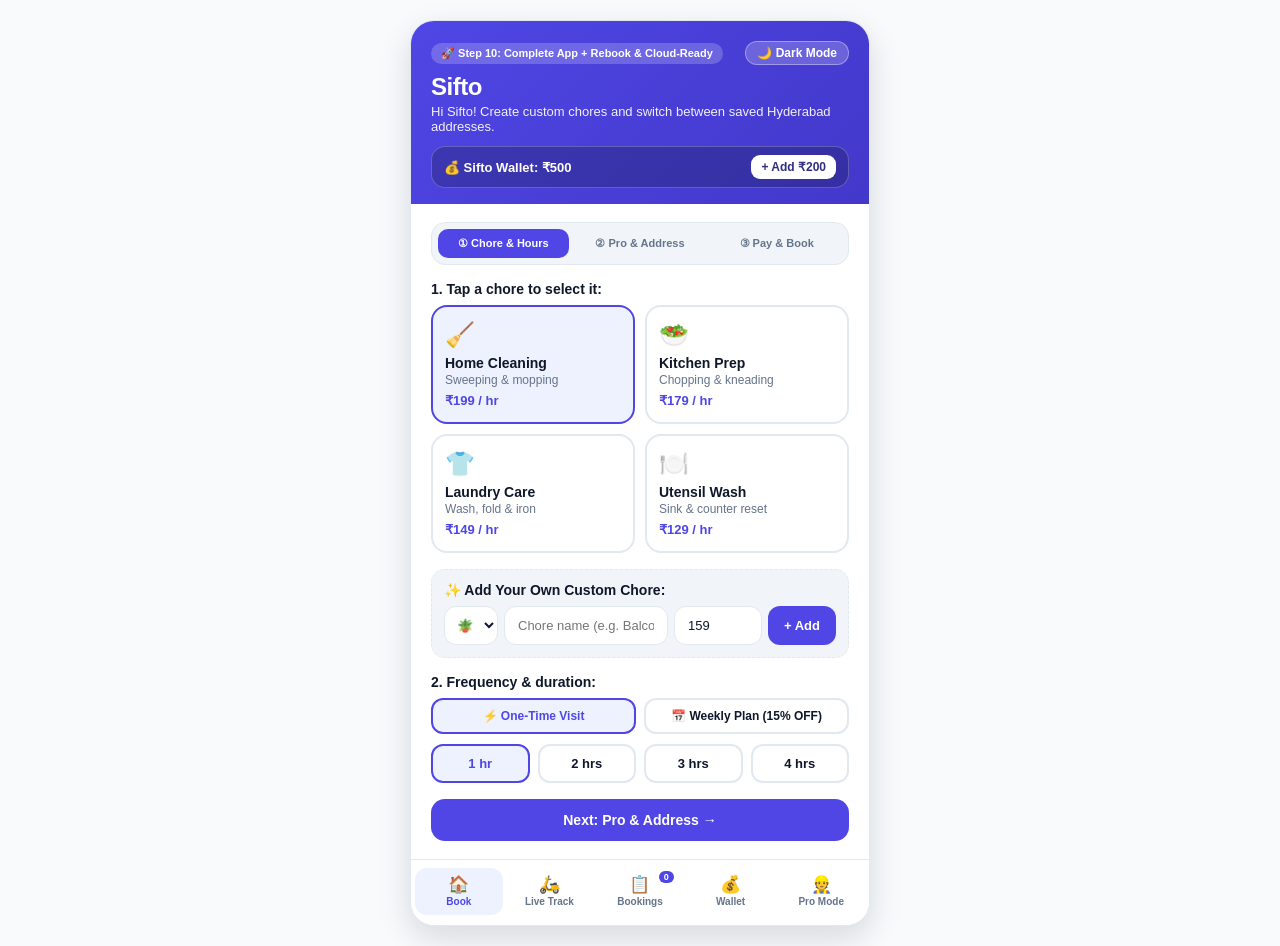
<file: index.html>
<!DOCTYPE html>
<html lang="en">
<head>
  <meta charset="UTF-8" />
  <meta name="viewport" content="width=device-width, initial-scale=1.0" />
  <title>Sifto — Production-Ready App (Step 10)</title>
  <link rel="stylesheet" href="styles.css" />
</head>
<body>

  <!-- ==========================================
       PART 1: HTML (Custom Chore Creator + Saved Address Book)
       ========================================== -->
  <div class="app-shell">
    <header class="app-header">
      <div class="header-top-row">
        <span class="badge">🚀 Step 10: Complete App + Rebook & Cloud-Ready</span>
        <button class="theme-btn" id="theme-toggle-btn" onclick="toggleDarkMode()">🌙 Dark Mode</button>
      </div>
      <h1>Sifto</h1>
      <p>Hi Sifto! Create custom chores and switch between saved Hyderabad addresses.</p>
      <div class="wallet-bar">
        <div class="wallet-info">💰 Sifto Wallet: <span id="wallet-balance">₹500</span></div>
        <button class="wallet-topup-btn" onclick="topUpWallet(200)">+ Add ₹200</button>
      </div>
    </header>

    <main class="app-body">
      <!-- ==========================================
           SCREEN 1: BOOK A PRO (3-STEP WIZARD)
           ========================================== -->
      <section class="app-page active-page" id="page-book">
        <div class="wizard-stepper">
          <button class="wizard-pill active-wizard" id="wiz-tab-1" onclick="goWizardStep(1)">① Chore & Hours</button>
          <button class="wizard-pill" id="wiz-tab-2" onclick="goWizardStep(2)">② Pro & Address</button>
          <button class="wizard-pill" id="wiz-tab-3" onclick="goWizardStep(3)">③ Pay & Book</button>
        </div>

        <!-- WIZARD PANE 1: Chore, Custom Chore Builder & Duration -->
        <div class="wizard-pane active-pane" id="wiz-pane-1">
          <div>
            <div class="section-title">1. Tap a chore to select it:</div>
            <div class="service-grid" id="service-grid">
              <button class="service-card selected" onclick="selectService(this, 'Home Cleaning', 199, '15 mins')">
                <span class="service-icon">🧹</span>
                <span class="service-name">Home Cleaning</span>
                <span class="service-meta">Sweeping & mopping</span>
                <span class="service-price">₹199 / hr</span>
              </button>

              <button class="service-card" onclick="selectService(this, 'Kitchen Prep', 179, '12 mins')">
                <span class="service-icon">🥗</span>
                <span class="service-name">Kitchen Prep</span>
                <span class="service-meta">Chopping & kneading</span>
                <span class="service-price">₹179 / hr</span>
              </button>

              <button class="service-card" onclick="selectService(this, 'Laundry Care', 149, '18 mins')">
                <span class="service-icon">👕</span>
                <span class="service-name">Laundry Care</span>
                <span class="service-meta">Wash, fold & iron</span>
                <span class="service-price">₹149 / hr</span>
              </button>

              <button class="service-card" onclick="selectService(this, 'Utensil Wash', 129, '10 mins')">
                <span class="service-icon">🍽️</span>
                <span class="service-name">Utensil Wash</span>
                <span class="service-meta">Sink & counter reset</span>
                <span class="service-price">₹129 / hr</span>
              </button>
            </div>
          </div>

          <!-- NEW IN STEP 9: Add Your Own Custom Chore -->
          <div class="custom-chore-box">
            <div class="section-title" style="margin-bottom: 0;">✨ Add Your Own Custom Chore:</div>
            <div class="custom-chore-row">
              <select id="custom-chore-icon" class="select-input" style="width: 74px; padding: 8px;">
                <option value="🪴">🪴</option>
                <option value="🚗">🚗</option>
                <option value="🪟">🪟</option>
                <option value="🐾">🐾</option>
                <option value="📦">📦</option>
              </select>
              <input
                type="text"
                id="custom-chore-name"
                class="text-input"
                placeholder="Chore name (e.g. Balcony Garden)"
              />
              <input
                type="number"
                id="custom-chore-price"
                class="text-input"
                style="width: 88px;"
                placeholder="₹/hr"
                value="159"
              />
              <button class="apply-btn" onclick="addCustomChore()">+ Add</button>
            </div>
            <div id="custom-chore-feedback" class="promo-feedback"></div>
          </div>

          <div>
            <div class="section-title">2. Frequency & duration:</div>
            <div class="plan-toggle-row">
              <button class="plan-pill selected" onclick="selectFrequency(this, 'One-Time')">⚡ One-Time Visit</button>
              <button class="plan-pill" onclick="selectFrequency(this, 'Weekly Plan')">📅 Weekly Plan (15% OFF)</button>
            </div>
            <div class="hours-row">
              <button class="hour-pill selected" onclick="selectHours(this, 1)">1 hr</button>
              <button class="hour-pill" onclick="selectHours(this, 2)">2 hrs</button>
              <button class="hour-pill" onclick="selectHours(this, 3)">3 hrs</button>
              <button class="hour-pill" onclick="selectHours(this, 4)">4 hrs</button>
            </div>
          </div>

          <div class="wizard-nav-row">
            <button class="primary-next-btn" onclick="goWizardStep(2)">Next: Pro & Address →</button>
          </div>
        </div>

        <!-- WIZARD PANE 2: Pro & Saved Address Book -->
        <div class="wizard-pane" id="wiz-pane-2">
          <div>
            <div class="section-title">3. Choose your Sifto Pro:</div>
            <div class="pro-list">
              <button class="pro-card selected" onclick="selectPro(this, 'Auto-Assign')">
                <span class="pro-name">⚡ Auto-Assign</span>
                <span class="pro-sub">Fastest nearby Pro</span>
              </button>
              <button class="pro-card" onclick="selectPro(this, 'Ananya R. (⭐ 4.9)')">
                <span class="pro-name">👩🏽‍🔧 Ananya R. ⭐ 4.9</span>
                <span class="pro-sub">Deep Clean · 340+ jobs</span>
              </button>
              <button class="pro-card" onclick="selectPro(this, 'Kavitha M. (⭐ 4.9)')">
                <span class="pro-name">👩🏽‍🍳 Kavitha M. ⭐ 4.9</span>
                <span class="pro-sub">Kitchen Pro · 280+ jobs</span>
              </button>
              <button class="pro-card" onclick="selectPro(this, 'Ramesh K. (⭐ 4.8)')">
                <span class="pro-name">👨🏽‍🔧 Ramesh K. ⭐ 4.8</span>
                <span class="pro-sub">Laundry & Iron · 410+ jobs</span>
              </button>
            </div>
          </div>

          <div>
            <div class="section-title">4. Saved Address Book & arrival time:</div>
            <!-- NEW IN STEP 9: 1-Tap Saved Address Pills -->
            <div class="address-book-row" id="address-book-row">
              <button class="address-pill selected" onclick="selectSavedAddress(this, 'Flat 302, Jubilee Hills')">
                🏠 Home (Jubilee Hills)
              </button>
              <button class="address-pill" onclick="selectSavedAddress(this, 'Tower B, Mindspace, HITEC City')">
                🏢 Office (HITEC City)
              </button>
              <button class="address-pill" onclick="selectSavedAddress(this, 'Plot 18, Road No. 12, Banjara Hills')">
                👵 Parents (Banjara Hills)
              </button>
            </div>

            <div class="input-group">
              <div class="promo-row">
                <input
                  type="text"
                  id="address-input"
                  class="text-input"
                  placeholder="Flat / House No., Building, Area (e.g. Flat 302, Madhapur)"
                  value="Flat 302, Jubilee Hills"
                />
                <button class="apply-btn" onclick="saveCurrentAddressToBook()">Save 📍</button>
              </div>
              <select id="slot-input" class="select-input">
                <option value="Instant (in ~15 mins)">⚡ Instant Arrival (in ~15 mins)</option>
                <option value="Today, 5:00 PM">🕔 Today, 5:00 PM</option>
                <option value="Today, 7:00 PM">🕖 Today, 7:00 PM</option>
                <option value="Tomorrow, 9:00 AM">🕘 Tomorrow, 9:00 AM</option>
              </select>
              <input
                type="text"
                id="notes-input"
                class="text-input"
                placeholder="Optional note (e.g. Ring bell softly, use eco floor cleaner)"
              />
              <div class="note-chips">
                <button class="note-chip" onclick="addQuickNote('🐾 Friendly pet at home')">+ 🐾 Pet at home</button>
                <button class="note-chip" onclick="addQuickNote('🧴 Use eco floor cleaner')">+ 🧴 Eco cleaner</button>
                <button class="note-chip" onclick="addQuickNote('🔕 Call on arrival, do not ring bell')">+ 🔕 Don't ring bell</button>
              </div>
            </div>
          </div>

          <div class="wizard-nav-row">
            <button class="secondary-btn" onclick="goWizardStep(1)">← Back</button>
            <button class="primary-next-btn" onclick="goWizardStep(3)">Next: Payment →</button>
          </div>
        </div>

        <!-- WIZARD PANE 3: Promo, Payment & Confirm -->
        <div class="wizard-pane" id="wiz-pane-3">
          <div>
            <div class="section-title">5. Promo code & payment method:</div>
            <div class="promo-row">
              <input
                type="text"
                id="promo-input"
                class="text-input"
                placeholder="Enter code (e.g. SIFTO50)"
              />
              <button class="apply-btn" onclick="applyPromoCode()">Apply</button>
            </div>
            <div class="promo-chips">
              <button class="promo-chip" onclick="quickFillPromo('SIFTO50')">🏷️ Tap to use SIFTO50 (₹50 OFF)</button>
              <button class="promo-chip" onclick="quickFillPromo('FIRST100')">🎉 Tap to use FIRST100 (₹100 OFF on 2+ hrs)</button>
            </div>
            <div id="promo-feedback" class="promo-feedback"></div>

            <div class="payment-grid" style="margin-top: 10px;">
              <button class="payment-card selected" onclick="selectPayment(this, 'UPI — GPay / PhonePe')">
                <span class="payment-name">📱 UPI Instant</span>
                <span class="payment-sub">GPay, PhonePe, Paytm</span>
              </button>
              <button class="payment-card" onclick="selectPayment(this, 'Sifto Wallet')">
                <span class="payment-name">💰 Sifto Wallet</span>
                <span class="payment-sub">Instant 1-tap balance</span>
              </button>
              <button class="payment-card" onclick="selectPayment(this, 'Credit / Debit Card')">
                <span class="payment-name">💳 Card</span>
                <span class="payment-sub">Visa, RuPay, Mastercard</span>
              </button>
              <button class="payment-card" onclick="selectPayment(this, 'Cash After Service')">
                <span class="payment-name">💵 Pay After Service</span>
                <span class="payment-sub">Cash or QR at doorstep</span>
              </button>
            </div>
          </div>

          <div id="address-error" class="error-msg">
            Please enter your flat/house address before booking.
          </div>

          <div class="booking-bar">
            <div>
              <div class="booking-bar-label">Selected Plan</div>
              <div class="booking-bar-value" id="selected-name">Home Cleaning · 1 hr</div>
            </div>
            <div style="text-align: right;">
              <div class="booking-bar-label" id="price-breakdown">₹199 × 1 hr</div>
              <div class="booking-bar-value" id="selected-price">₹199</div>
            </div>
          </div>

          <div class="wizard-nav-row">
            <button class="secondary-btn" onclick="goWizardStep(2)">← Back</button>
            <button class="book-btn" style="flex: 2;" onclick="bookSiftoPro()">
              Book a Sifto Pro Now →
            </button>
          </div>
        </div>
      </section>

      <!-- ==========================================
           SCREEN 2: LIVE PRO TRACKER + IN-APP CHAT
           ========================================== -->
      <section class="app-page" id="page-track">
        <div class="section-title">🛵 Live Doorstep Tracker & Chat</div>

        <div class="confirmation-card" id="confirmation-box">
          <div class="confirmation-title" id="confirm-heading">✅ Sifto Pro Assigned!</div>
          <div id="confirm-details"></div>
        </div>

        <div class="tracker-card" id="live-tracker-card">
          <div class="tracker-header">
            <div class="tracker-title" id="tracker-pro-title">🛵 Live Pro Tracker</div>
            <span class="otp-pill" id="tracker-otp">Start OTP: 4829</span>
          </div>
          <div class="progress-bar-track">
            <div class="progress-bar-fill" id="tracker-bar-fill"></div>
          </div>
          <div class="tracker-steps">
            <div class="tracker-step active" id="stage-0">1. Assigned</div>
            <div class="tracker-step" id="stage-1">2. En Route</div>
            <div class="tracker-step" id="stage-2">3. At Door</div>
            <div class="tracker-step" id="stage-3">4. Working</div>
          </div>
          <div class="tracker-controls">
            <div class="tracker-status-text" id="tracker-status-text">Pro confirmed your booking and packed supplies.</div>
            <button class="step-btn" id="advance-stage-btn" onclick="advanceTrackerStage()">Next Stage ▶</button>
          </div>
        </div>

        <!-- Live Customer <-> Pro Chat Box -->
        <div class="chat-card" id="chat-card">
          <div class="tracker-header" style="margin-bottom: 0;">
            <div class="section-title" id="chat-header-title" style="margin-bottom: 0;">💬 Chat with Sifto Pro</div>
            <span class="count-badge">Online 🟢</span>
          </div>

          <div class="chat-messages" id="chat-messages"></div>

          <div class="note-chips">
            <button class="note-chip" onclick="sendQuickChat('👋 Hi! I am at home, please come up to Flat 302.')">👋 I'm home</button>
            <button class="note-chip" onclick="sendQuickChat('🔑 Security gate passcode is #1204.')">🔑 Gate code #1204</button>
            <button class="note-chip" onclick="sendQuickChat('🧴 Please bring extra microfiber cloths.')">🧴 Extra cloths</button>
          </div>

          <div class="promo-row">
            <input
              type="text"
              id="chat-input"
              class="text-input"
              placeholder="Message your Sifto Pro..."
            />
            <button class="apply-btn" onclick="sendChatMessage()">Send 💬</button>
          </div>
        </div>

        <div class="empty-state" id="no-tracker-empty">
          No active Pro on the way right now. Book a service on the <strong>🏠 Book</strong> tab or tap <strong>Track Live 📍</strong> on any active booking!
        </div>
      </section>

      <!-- ==========================================
           SCREEN 3: MY SAVED BOOKINGS (Bookings Tab)
           ========================================== -->
      <section class="app-page" id="page-bookings">
        <div class="bookings-section">
          <div class="bookings-header">
            <div class="section-title" style="margin-bottom: 0;">My Saved Bookings</div>
            <span class="count-badge" id="booking-count">0 saved</span>
          </div>

          <div class="filter-bar">
            <button class="filter-tab selected" onclick="setBookingFilter(this, 'ALL')">All</button>
            <button class="filter-tab" onclick="setBookingFilter(this, 'ACTIVE')">Active</button>
            <button class="filter-tab" onclick="setBookingFilter(this, 'COMPLETED')">Completed</button>
          </div>

          <div class="search-box">
            <input
              type="text"
              id="search-bookings-input"
              class="text-input"
              placeholder="🔍 Search bookings by chore, Pro, or ID..."
              oninput="renderBookings()"
            />
          </div>

          <div class="bookings-list" id="bookings-list">
            <div class="empty-state">No bookings yet. Tap "Book a Sifto Pro Now" on the Book tab!</div>
          </div>
        </div>
      </section>

      <!-- ==========================================
           SCREEN 4: WALLET & PROFILE (Wallet Tab)
           ========================================== -->
      <section class="app-page" id="page-wallet">
        <div class="section-title">💰 Sifto Wallet & Activity Summary</div>

        <div class="stats-grid">
          <div class="stat-card">
            <div class="stat-num" id="stat-total-bookings">0</div>
            <div class="stat-label">Total Bookings</div>
          </div>
          <div class="stat-card">
            <div class="stat-num" id="stat-wallet-card">₹500</div>
            <div class="stat-label">Wallet Balance</div>
          </div>
          <div class="stat-card">
            <div class="stat-num" id="stat-total-saved">₹0</div>
            <div class="stat-label">Promo Saved</div>
          </div>
        </div>

        <div>
          <div class="section-title">Instant Wallet Top-Up:</div>
          <div class="topup-grid">
            <button class="topup-card-btn" onclick="topUpWallet(100)">+ ₹100</button>
            <button class="topup-card-btn" onclick="topUpWallet(200)">+ ₹200</button>
            <button class="topup-card-btn" onclick="topUpWallet(500)">+ ₹500</button>
          </div>
        </div>

        <div class="booking-bar" style="flex-direction: column; align-items: flex-start; gap: 6px;">
          <div class="booking-bar-value">👤 Member Profile: Sifto</div>
          <div class="booking-bar-label">📍 Default Area: Jubilee Hills, Hyderabad</div>
          <div class="booking-bar-label">🛡️ Verified Sifto Plus Member · Zero Surge Fee</div>
        </div>
        <div>
          <div class="section-title">🗄️ Data & Cloud Sync Controls:</div>
          <div class="plan-toggle-row">
            <button class="plan-pill" onclick="exportBookingsJson()">⬇️ Export Bookings JSON</button>
            <button class="plan-pill" onclick="resetDemoData()">🔄 Reset App Data</button>
          </div>
          <div id="data-feedback" class="promo-feedback"></div>
        </div>
      </section>

      <!-- ==========================================
           SCREEN 5: PRO PARTNER MODE
           ========================================== -->
      <section class="app-page" id="page-partner">
        <div class="section-title">👷 Sifto Pro Partner Console</div>

        <div class="stats-grid">
          <div class="stat-card">
            <div class="stat-num" id="pro-stat-earnings">₹0</div>
            <div class="stat-label">Pro Earnings</div>
          </div>
          <div class="stat-card">
            <div class="stat-num" id="pro-stat-active">0</div>
            <div class="stat-label">Assigned Jobs</div>
          </div>
          <div class="stat-card">
            <div class="stat-num" id="pro-stat-rating">4.9★</div>
            <div class="stat-label">Avg Rating</div>
          </div>
        </div>

        <div>
          <div class="section-title">Live Incoming Customer Jobs:</div>
          <div class="bookings-list" id="partner-jobs-list">
            <div class="empty-state">No customer bookings yet. Create a booking on the Book tab to dispatch it here!</div>
          </div>
        </div>
      </section>
    </main>

    <!-- RECEIPT MODAL OVERLAY -->
    <div class="modal-backdrop" id="receipt-modal">
      <div class="receipt-modal-box">
        <div class="receipt-header">
          <div class="section-title" style="margin-bottom: 0;">🧾 Official Sifto Receipt</div>
          <button class="receipt-btn" onclick="closeReceiptModal()">Close ✕</button>
        </div>
        <div class="receipt-body" id="receipt-modal-content"></div>
        <div class="promo-feedback" id="copy-receipt-feedback"></div>
        <button class="book-btn" style="padding: 12px;" onclick="copyReceiptText()">
          Copy Receipt to Clipboard 📋
        </button>
      </div>
    </div>

    <!-- STICKY BOTTOM NAVIGATION BAR (5 TABS) -->
    <nav class="bottom-nav">
      <button class="nav-tab active-nav" id="nav-book" onclick="switchPage('book')">
        <span class="nav-icon">🏠</span>
        <span>Book</span>
      </button>
      <button class="nav-tab" id="nav-track" onclick="switchPage('track')">
        <span class="nav-icon">🛵</span>
        <span>Live Track</span>
      </button>
      <button class="nav-tab" id="nav-bookings" onclick="switchPage('bookings')">
        <span class="nav-icon">📋</span>
        <span>Bookings</span>
        <span class="nav-badge" id="nav-bookings-badge">0</span>
      </button>
      <button class="nav-tab" id="nav-wallet" onclick="switchPage('wallet')">
        <span class="nav-icon">💰</span>
        <span>Wallet</span>
      </button>
      <button class="nav-tab" id="nav-partner" onclick="switchPage('partner')">
        <span class="nav-icon">👷</span>
        <span>Pro Mode</span>
      </button>
    </nav>
  </div>

  <!-- ==========================================
       PART 3: JavaScript (Custom Chores, Address Book & Core Logic)
       ========================================== -->
  <script src="db_config.js"></script>
  <script src="app.js"></script>
</body>
</html>
</file>
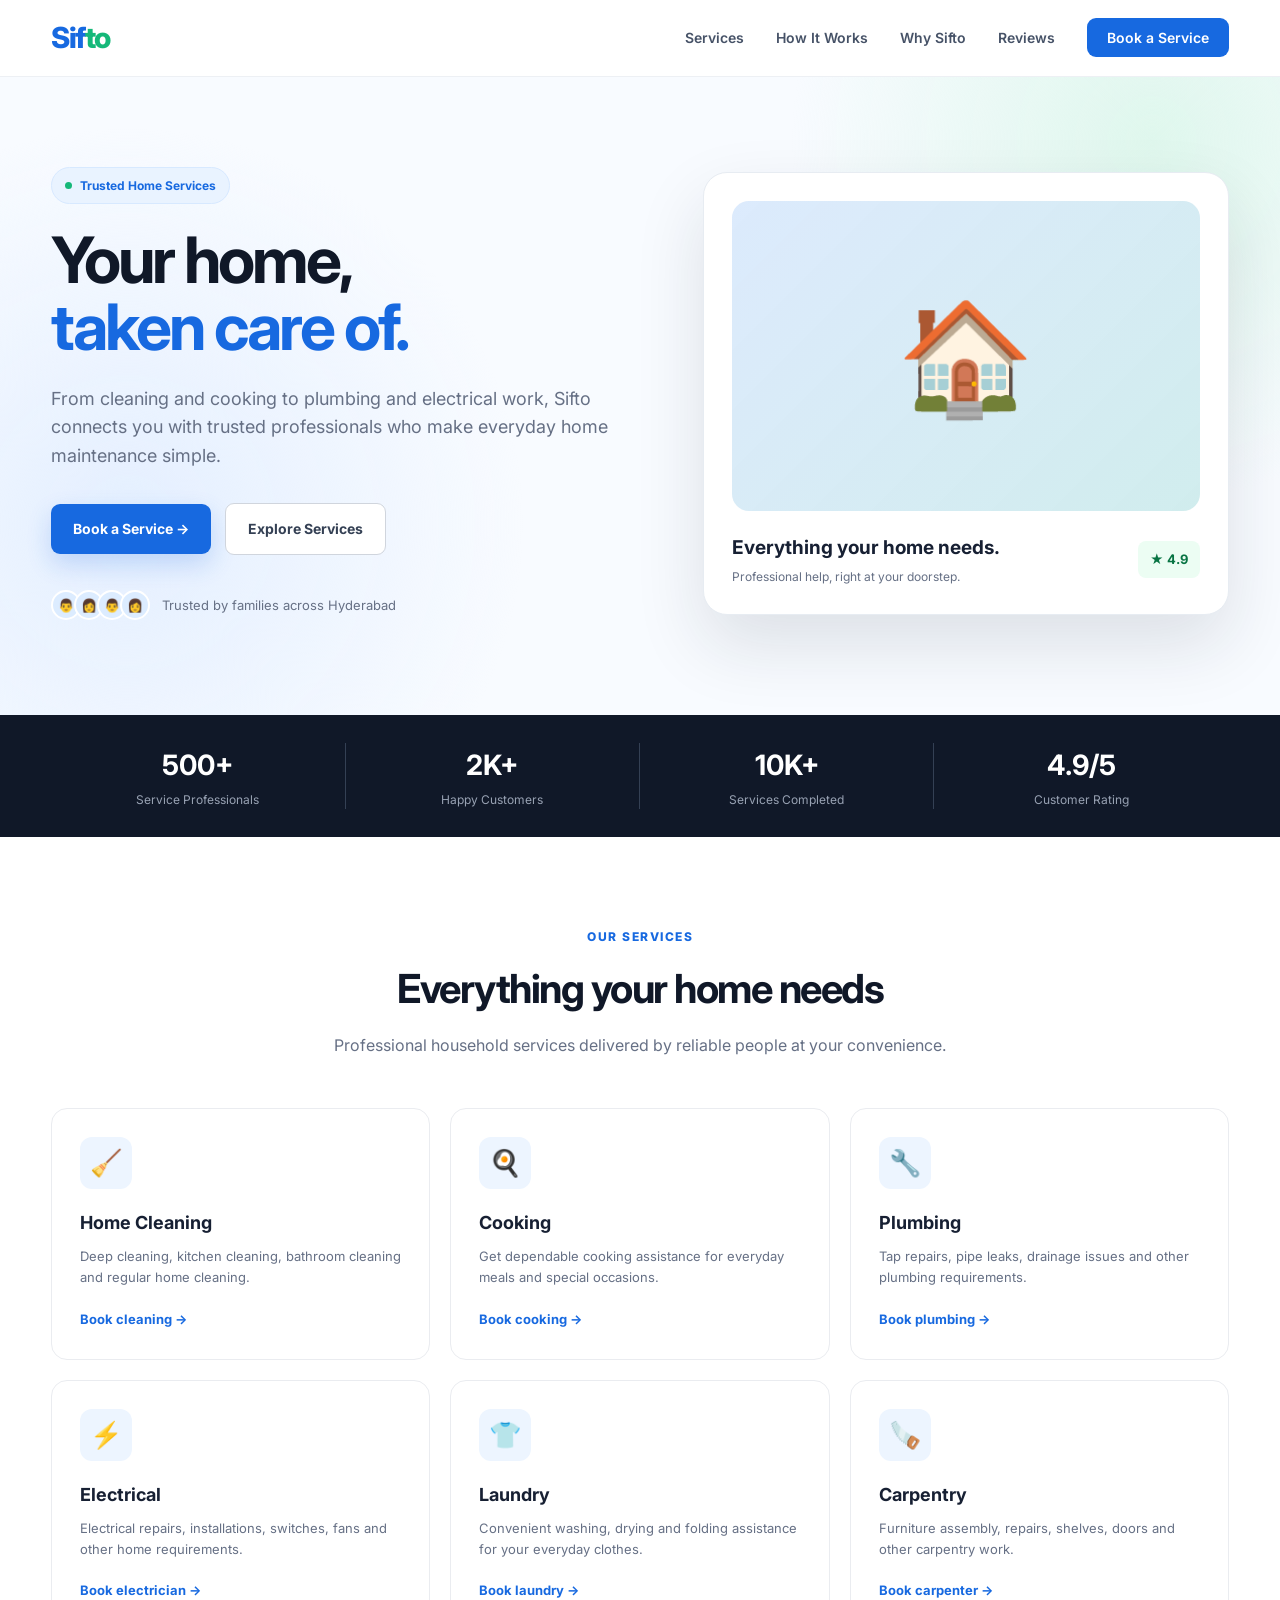
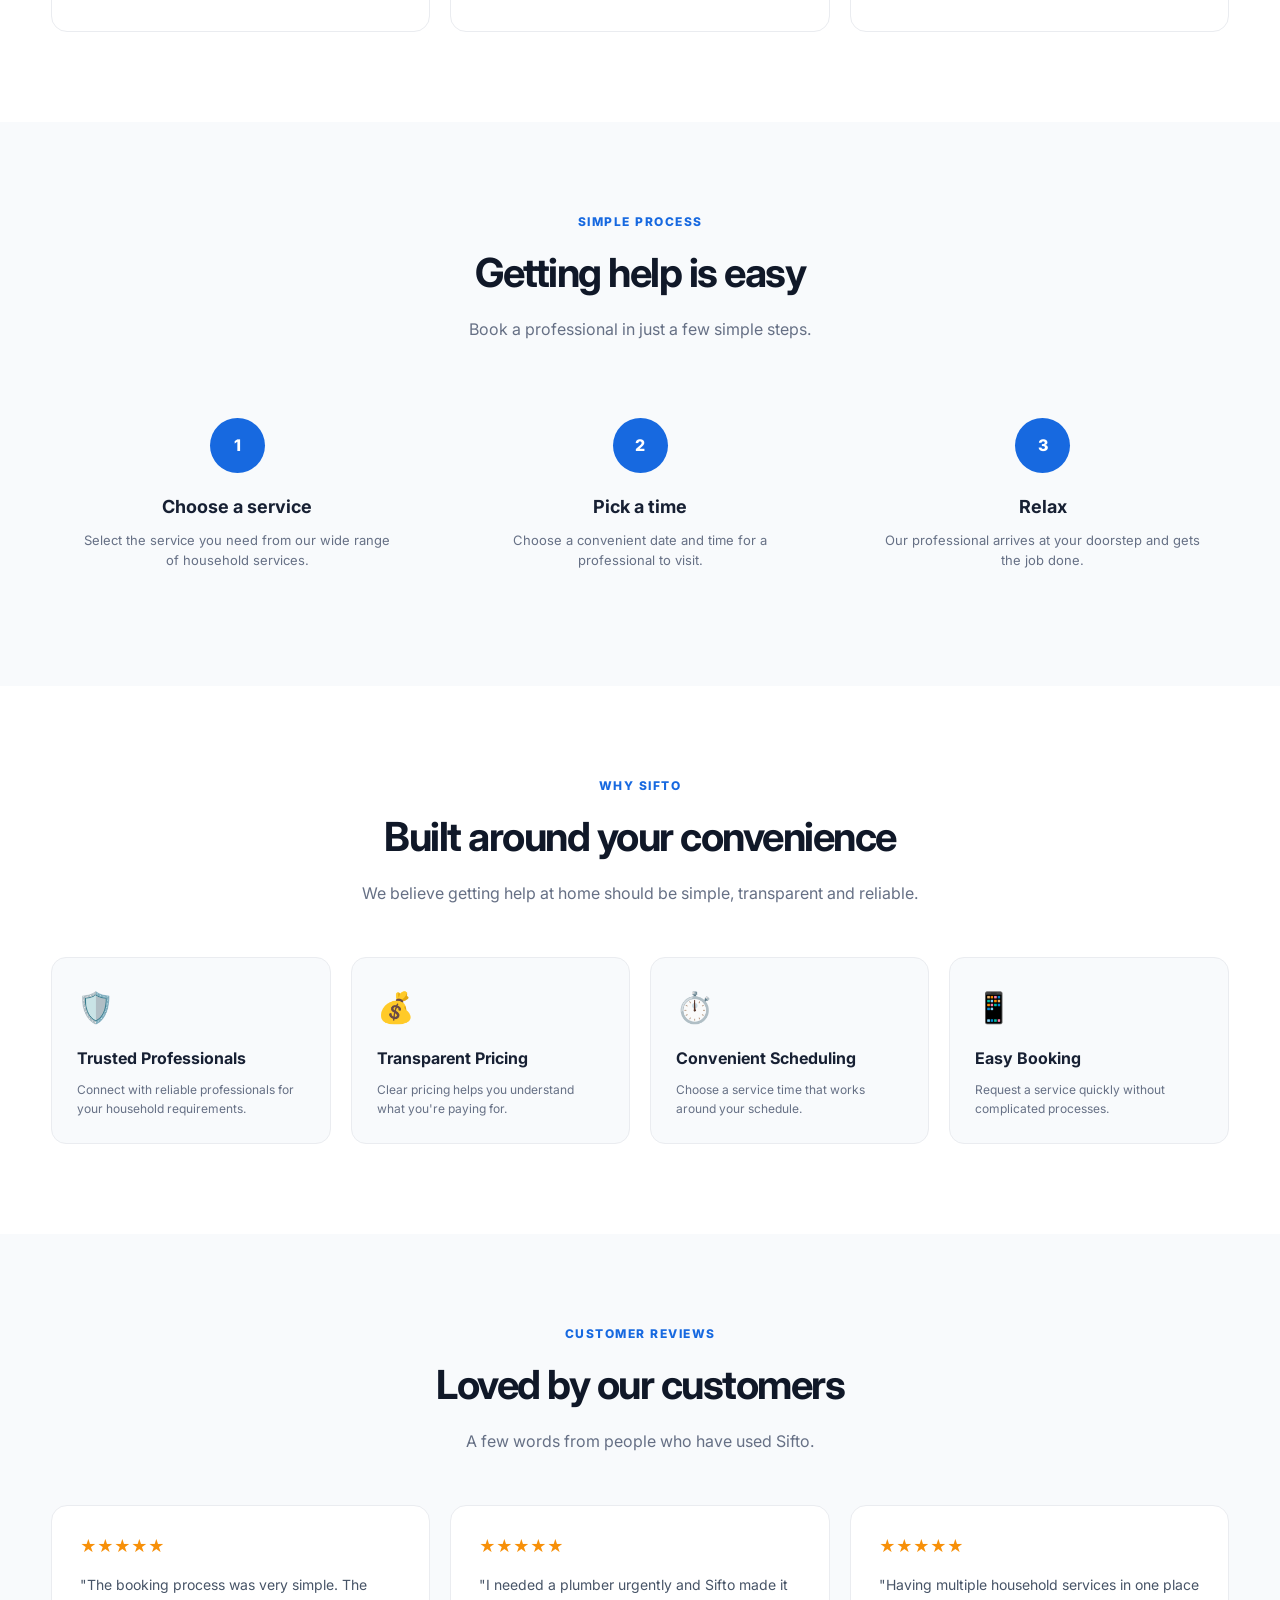
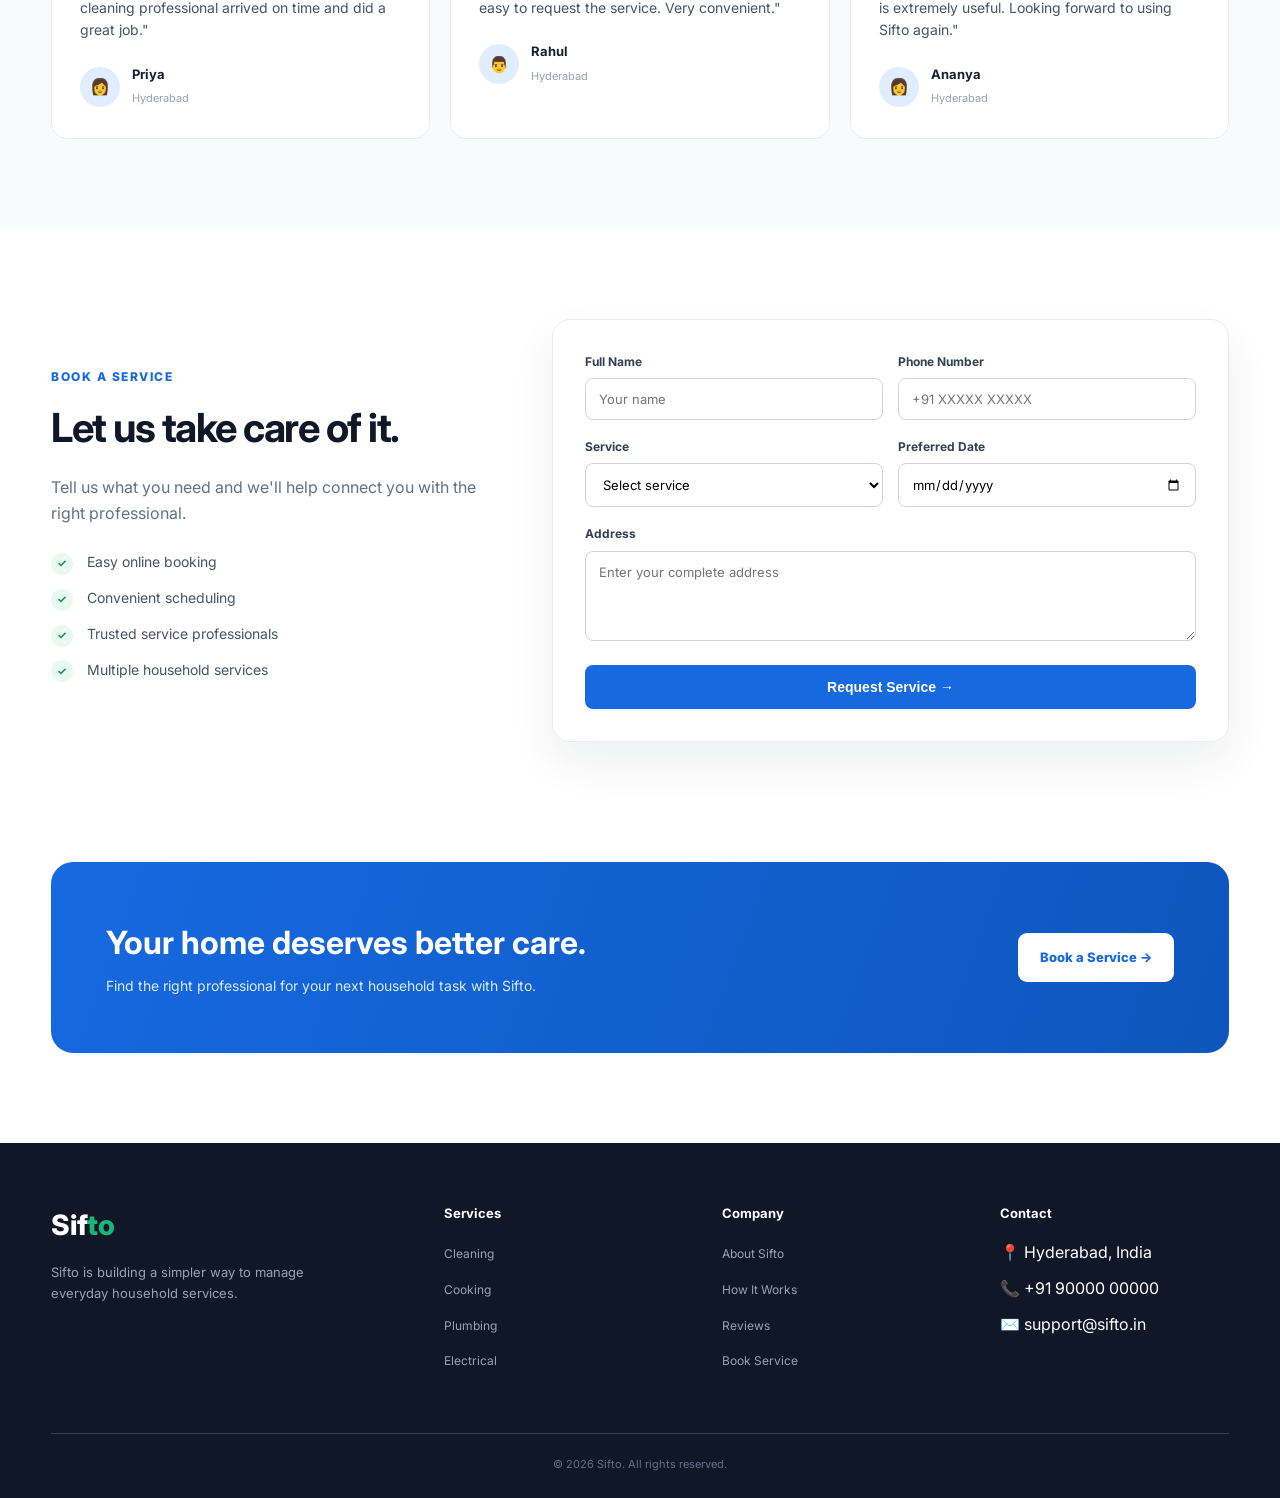
<file: index.html.html>
<!DOCTYPE html>
<html lang="en">
<head>
    <meta charset="UTF-8">
    <meta name="viewport" content="width=device-width, initial-scale=1.0">

    <title>Sifto | Trusted Home Services</title>

    <meta name="description"
          content="Sifto makes home services simple. Book trusted professionals for cleaning, cooking, plumbing, electrical, laundry and more.">

    <link rel="preconnect" href="https://fonts.googleapis.com">
    <link rel="preconnect" href="https://fonts.gstatic.com" crossorigin>

    <link href="https://fonts.googleapis.com/css2?family=Inter:wght@400;500;600;700;800&display=swap"
          rel="stylesheet">

    <style>

        * {
            margin: 0;
            padding: 0;
            box-sizing: border-box;
        }

        html {
            scroll-behavior: smooth;
        }

        body {
            font-family: "Inter", sans-serif;
            background: #ffffff;
            color: #172033;
            line-height: 1.6;
        }

        a {
            text-decoration: none;
            color: inherit;
        }

        .container {
            width: min(1180px, 92%);
            margin: auto;
        }


        /* =========================
           NAVBAR
        ========================= */

        .navbar {
            position: sticky;
            top: 0;
            z-index: 1000;
            background: rgba(255,255,255,0.95);
            backdrop-filter: blur(15px);
            border-bottom: 1px solid #edf0f4;
        }

        .nav-content {
            height: 76px;
            display: flex;
            align-items: center;
            justify-content: space-between;
        }

        .logo {
            font-size: 29px;
            font-weight: 800;
            letter-spacing: -1.5px;
            color: #1769e0;
        }

        .logo span {
            color: #15b879;
        }

        .nav-links {
            display: flex;
            align-items: center;
            gap: 32px;
            list-style: none;
        }

        .nav-links a {
            color: #465267;
            font-size: 14px;
            font-weight: 600;
            transition: 0.2s;
        }

        .nav-links a:hover {
            color: #1769e0;
        }

        .nav-book {
            background: #1769e0;
            color: white !important;
            padding: 11px 20px;
            border-radius: 9px;
        }

        .nav-book:hover {
            background: #0d56bd !important;
        }


        /* =========================
           HERO
        ========================= */

        .hero {
            background:
                radial-gradient(circle at 90% 10%, #dff7ed 0, transparent 28%),
                radial-gradient(circle at 10% 70%, #e4efff 0, transparent 32%),
                #f8fbff;

            padding: 90px 0 95px;
            overflow: hidden;
        }

        .hero-grid {
            display: grid;
            grid-template-columns: 1.05fr 0.95fr;
            align-items: center;
            gap: 70px;
        }

        .badge {
            display: inline-flex;
            align-items: center;
            gap: 8px;
            background: #e9f3ff;
            color: #1769e0;
            border: 1px solid #d7e9ff;
            padding: 8px 13px;
            border-radius: 50px;
            font-size: 12px;
            font-weight: 700;
            margin-bottom: 22px;
        }

        .badge-dot {
            width: 7px;
            height: 7px;
            background: #15b879;
            border-radius: 50%;
        }

        .hero h1 {
            font-size: clamp(42px, 5vw, 68px);
            line-height: 1.05;
            letter-spacing: -3px;
            color: #101828;
            margin-bottom: 24px;
        }

        .hero h1 span {
            color: #1769e0;
        }

        .hero-description {
            max-width: 580px;
            font-size: 18px;
            color: #667085;
            margin-bottom: 32px;
        }

        .hero-buttons {
            display: flex;
            align-items: center;
            gap: 14px;
            margin-bottom: 35px;
        }

        .btn {
            display: inline-flex;
            align-items: center;
            justify-content: center;
            padding: 14px 22px;
            border-radius: 9px;
            font-weight: 700;
            font-size: 14px;
            transition: 0.25s;
        }

        .btn-primary {
            background: #1769e0;
            color: white;
            box-shadow: 0 10px 25px rgba(23,105,224,0.2);
        }

        .btn-primary:hover {
            transform: translateY(-2px);
            background: #0d56bd;
        }

        .btn-outline {
            background: white;
            color: #344054;
            border: 1px solid #d0d5dd;
        }

        .btn-outline:hover {
            border-color: #1769e0;
            color: #1769e0;
        }

        .hero-trust {
            display: flex;
            align-items: center;
            gap: 12px;
            color: #667085;
            font-size: 13px;
        }

        .avatars {
            display: flex;
        }

        .avatar {
            width: 30px;
            height: 30px;
            border-radius: 50%;
            background: #dcecff;
            border: 2px solid white;
            margin-left: -7px;
            display: flex;
            align-items: center;
            justify-content: center;
            font-size: 13px;
        }

        .avatar:first-child {
            margin-left: 0;
        }


        /* HERO CARD */

        .hero-visual {
            position: relative;
        }

        .home-card {
            background: white;
            border: 1px solid #e7ecf2;
            border-radius: 24px;
            padding: 28px;
            box-shadow: 0 30px 70px rgba(22,34,51,0.12);
        }

        .home-image {
            height: 310px;
            border-radius: 17px;
            background:
                linear-gradient(135deg, rgba(23,105,224,.08), rgba(21,184,121,.13)),
                #edf5ff;
            display: flex;
            align-items: center;
            justify-content: center;
            font-size: 110px;
        }

        .home-bottom {
            display: flex;
            justify-content: space-between;
            align-items: center;
            padding-top: 22px;
        }

        .home-bottom h3 {
            font-size: 19px;
            margin-bottom: 3px;
        }

        .home-bottom p {
            font-size: 12px;
            color: #667085;
        }

        .rating {
            background: #ecfdf3;
            color: #087443;
            padding: 8px 12px;
            border-radius: 8px;
            font-weight: 700;
            font-size: 13px;
        }


        /* =========================
           STATS
        ========================= */

        .stats {
            background: #101828;
            color: white;
            padding: 28px 0;
        }

        .stats-grid {
            display: grid;
            grid-template-columns: repeat(4,1fr);
            text-align: center;
        }

        .stat {
            border-right: 1px solid #344054;
        }

        .stat:last-child {
            border-right: none;
        }

        .stat h2 {
            font-size: 28px;
            margin-bottom: 2px;
        }

        .stat p {
            color: #98a2b3;
            font-size: 12px;
        }


        /* =========================
           SECTION COMMON
        ========================= */

        section {
            padding: 90px 0;
        }

        .section-heading {
            text-align: center;
            max-width: 650px;
            margin: 0 auto 50px;
        }

        .section-heading .small-title {
            color: #1769e0;
            font-size: 12px;
            font-weight: 800;
            text-transform: uppercase;
            letter-spacing: 1.5px;
            margin-bottom: 10px;
        }

        .section-heading h2 {
            font-size: 40px;
            letter-spacing: -1.5px;
            color: #101828;
            margin-bottom: 12px;
        }

        .section-heading p {
            color: #667085;
        }


        /* =========================
           SERVICES
        ========================= */

        .services {
            background: white;
        }

        .service-grid {
            display: grid;
            grid-template-columns: repeat(3,1fr);
            gap: 20px;
        }

        .service-card {
            padding: 28px;
            border: 1px solid #eaecf0;
            border-radius: 16px;
            background: white;
            transition: 0.25s;
        }

        .service-card:hover {
            transform: translateY(-6px);
            border-color: #b8d5ff;
            box-shadow: 0 15px 35px rgba(16,24,40,0.08);
        }

        .service-icon {
            width: 52px;
            height: 52px;
            display: flex;
            align-items: center;
            justify-content: center;
            background: #edf5ff;
            border-radius: 12px;
            font-size: 26px;
            margin-bottom: 20px;
        }

        .service-card h3 {
            font-size: 18px;
            margin-bottom: 8px;
        }

        .service-card p {
            color: #667085;
            font-size: 13px;
            margin-bottom: 18px;
        }

        .service-link {
            color: #1769e0;
            font-size: 13px;
            font-weight: 700;
        }


        /* =========================
           HOW IT WORKS
        ========================= */

        .how {
            background: #f8fafc;
        }

        .steps {
            display: grid;
            grid-template-columns: repeat(3,1fr);
            gap: 30px;
        }

        .step {
            text-align: center;
            padding: 25px;
        }

        .step-number {
            width: 55px;
            height: 55px;
            background: #1769e0;
            color: white;
            border-radius: 50%;
            display: flex;
            align-items: center;
            justify-content: center;
            margin: 0 auto 20px;
            font-weight: 800;
        }

        .step h3 {
            margin-bottom: 8px;
            font-size: 18px;
        }

        .step p {
            color: #667085;
            font-size: 13px;
        }


        /* =========================
           WHY SIFTO
        ========================= */

        .why-grid {
            display: grid;
            grid-template-columns: repeat(4,1fr);
            gap: 20px;
        }

        .why-card {
            padding: 25px;
            border-radius: 15px;
            background: #f8fafc;
            border: 1px solid #eaecf0;
        }

        .why-icon {
            font-size: 30px;
            margin-bottom: 15px;
        }

        .why-card h3 {
            font-size: 16px;
            margin-bottom: 8px;
        }

        .why-card p {
            color: #667085;
            font-size: 12px;
        }


        /* =========================
           TESTIMONIALS
        ========================= */

        .testimonials {
            background: #f8fafc;
        }

        .review-grid {
            display: grid;
            grid-template-columns: repeat(3,1fr);
            gap: 20px;
        }

        .review {
            background: white;
            border: 1px solid #eaecf0;
            padding: 28px;
            border-radius: 16px;
        }

        .stars {
            color: #f79009;
            margin-bottom: 15px;
        }

        .review p {
            color: #475467;
            font-size: 14px;
            margin-bottom: 22px;
        }

        .review-user {
            display: flex;
            align-items: center;
            gap: 12px;
        }

        .review-avatar {
            width: 40px;
            height: 40px;
            border-radius: 50%;
            background: #e0edff;
            display: flex;
            align-items: center;
            justify-content: center;
        }

        .review-user strong {
            display: block;
            font-size: 13px;
        }

        .review-user span {
            color: #98a2b3;
            font-size: 11px;
        }


        /* =========================
           BOOKING
        ========================= */

        .booking {
            background: white;
        }

        .booking-wrapper {
            display: grid;
            grid-template-columns: 0.8fr 1.2fr;
            gap: 50px;
            align-items: center;
        }

        .booking-info h2 {
            font-size: 40px;
            letter-spacing: -1.5px;
            margin-bottom: 15px;
        }

        .booking-info > p {
            color: #667085;
            margin-bottom: 25px;
        }

        .booking-points {
            list-style: none;
        }

        .booking-points li {
            margin-bottom: 12px;
            font-size: 14px;
            color: #475467;
        }

        .booking-points li::before {
            content: "✓";
            display: inline-flex;
            width: 22px;
            height: 22px;
            align-items: center;
            justify-content: center;
            background: #e9f9f1;
            color: #079455;
            border-radius: 50%;
            margin-right: 10px;
            font-size: 11px;
            font-weight: bold;
        }

        .booking-form {
            padding: 32px;
            border: 1px solid #eaecf0;
            border-radius: 18px;
            box-shadow: 0 20px 45px rgba(16,24,40,.07);
        }

        .form-row {
            display: grid;
            grid-template-columns: 1fr 1fr;
            gap: 15px;
        }

        .form-group {
            margin-bottom: 17px;
        }

        label {
            display: block;
            font-size: 12px;
            font-weight: 700;
            margin-bottom: 7px;
            color: #344054;
        }

        input,
        select,
        textarea {
            width: 100%;
            padding: 12px 13px;
            border: 1px solid #d0d5dd;
            border-radius: 8px;
            outline: none;
            font-family: inherit;
            font-size: 13px;
            background: white;
        }

        input:focus,
        select:focus,
        textarea:focus {
            border-color: #1769e0;
            box-shadow: 0 0 0 3px rgba(23,105,224,.1);
        }

        textarea {
            height: 90px;
            resize: vertical;
        }

        .submit {
            width: 100%;
            border: none;
            background: #1769e0;
            color: white;
            padding: 14px;
            border-radius: 8px;
            font-weight: 700;
            cursor: pointer;
            font-size: 14px;
        }

        .submit:hover {
            background: #0d56bd;
        }


        /* =========================
           CTA
        ========================= */

        .cta {
            padding: 30px 0 90px;
        }

        .cta-box {
            background: linear-gradient(110deg,#1769e0,#0d56bd);
            color: white;
            border-radius: 22px;
            padding: 55px;
            display: flex;
            align-items: center;
            justify-content: space-between;
            gap: 30px;
        }

        .cta-box h2 {
            font-size: 32px;
            margin-bottom: 7px;
        }

        .cta-box p {
            color: #dbeafe;
            font-size: 14px;
        }

        .cta-button {
            background: white;
            color: #1769e0;
            padding: 14px 22px;
            border-radius: 9px;
            font-size: 13px;
            font-weight: 800;
            white-space: nowrap;
        }


        /* =========================
           FOOTER
        ========================= */

        footer {
            background: #101828;
            color: white;
            padding: 60px 0 25px;
        }

        .footer-grid {
            display: grid;
            grid-template-columns: 1.5fr 1fr 1fr 1fr;
            gap: 50px;
            margin-bottom: 50px;
        }

        .footer-logo {
            font-size: 28px;
            font-weight: 800;
            margin-bottom: 15px;
        }

        .footer-logo span {
            color: #15b879;
        }

        .footer-about {
            color: #98a2b3;
            font-size: 13px;
            max-width: 300px;
        }

        footer h4 {
            margin-bottom: 17px;
            font-size: 13px;
        }

        .footer-links {
            list-style: none;
        }

        .footer-links li {
            margin-bottom: 10px;
        }

        .footer-links a {
            color: #98a2b3;
            font-size: 12px;
        }

        .footer-links a:hover {
            color: white;
        }

        .copyright {
            border-top: 1px solid #344054;
            padding-top: 22px;
            text-align: center;
            color: #667085;
            font-size: 11px;
        }


        /* =========================
           MOBILE
        ========================= */

        @media(max-width:900px) {

            .nav-links {
                display: none;
            }

            .hero-grid,
            .booking-wrapper {
                grid-template-columns: 1fr;
            }

            .hero {
                padding: 65px 0;
            }

            .hero-visual {
                max-width: 600px;
                margin: auto;
            }

            .service-grid {
                grid-template-columns: repeat(2,1fr);
            }

            .why-grid {
                grid-template-columns: repeat(2,1fr);
            }

            .footer-grid {
                grid-template-columns: repeat(2,1fr);
            }

            .booking-info {
                text-align: center;
            }

            .booking-points {
                display: inline-block;
                text-align: left;
            }

            .cta-box {
                flex-direction: column;
                text-align: center;
            }
        }


        @media(max-width:600px) {

            section {
                padding: 65px 0;
            }

            .hero h1 {
                font-size: 43px;
                letter-spacing: -2px;
            }

            .hero-description {
                font-size: 16px;
            }

            .hero-buttons {
                flex-direction: column;
                align-items: stretch;
            }

            .hero-trust {
                justify-content: center;
            }

            .stats-grid {
                grid-template-columns: repeat(2,1fr);
                gap: 25px 0;
            }

            .stat:nth-child(2) {
                border-right: none;
            }

            .service-grid,
            .steps,
            .why-grid,
            .review-grid {
                grid-template-columns: 1fr;
            }

            .section-heading h2,
            .booking-info h2 {
                font-size: 32px;
            }

            .form-row {
                grid-template-columns: 1fr;
            }

            .booking-form {
                padding: 22px;
            }

            .home-image {
                height: 230px;
            }

            .footer-grid {
                grid-template-columns: 1fr;
                gap: 30px;
            }

            .cta-box {
                padding: 35px 25px;
            }

            .cta-box h2 {
                font-size: 26px;
            }
        }

    </style>
</head>


<body>


<!-- =========================
     NAVBAR
========================= -->

<header class="navbar">

    <div class="container nav-content">

        <a href="#home" class="logo">
            Sif<span>to</span>
        </a>

        <ul class="nav-links">

            <li>
                <a href="#services">Services</a>
            </li>

            <li>
                <a href="#how">How It Works</a>
            </li>

            <li>
                <a href="#why">Why Sifto</a>
            </li>

            <li>
                <a href="#reviews">Reviews</a>
            </li>

            <li>
                <a href="#booking" class="nav-book">
                    Book a Service
                </a>
            </li>

        </ul>

    </div>

</header>


<!-- =========================
     HERO
========================= -->

<section class="hero" id="home">

    <div class="container hero-grid">

        <div>

            <div class="badge">
                <span class="badge-dot"></span>
                Trusted Home Services
            </div>

            <h1>
                Your home,<br>
                <span>taken care of.</span>
            </h1>

            <p class="hero-description">
                From cleaning and cooking to plumbing and electrical work,
                Sifto connects you with trusted professionals who make
                everyday home maintenance simple.
            </p>

            <div class="hero-buttons">

                <a href="#booking" class="btn btn-primary">
                    Book a Service →
                </a>

                <a href="#services" class="btn btn-outline">
                    Explore Services
                </a>

            </div>

            <div class="hero-trust">

                <div class="avatars">
                    <div class="avatar">👨</div>
                    <div class="avatar">👩</div>
                    <div class="avatar">👨</div>
                    <div class="avatar">👩</div>
                </div>

                <span>
                    Trusted by families across Hyderabad
                </span>

            </div>

        </div>


        <div class="hero-visual">

            <div class="home-card">

                <div class="home-image">
                    🏠
                </div>

                <div class="home-bottom">

                    <div>
                        <h3>
                            Everything your home needs.
                        </h3>

                        <p>
                            Professional help, right at your doorstep.
                        </p>
                    </div>

                    <div class="rating">
                        ★ 4.9
                    </div>

                </div>

            </div>

        </div>

    </div>

</section>


<!-- =========================
     STATS
========================= -->

<div class="stats">

    <div class="container stats-grid">

        <div class="stat">
            <h2>500+</h2>
            <p>Service Professionals</p>
        </div>

        <div class="stat">
            <h2>2K+</h2>
            <p>Happy Customers</p>
        </div>

        <div class="stat">
            <h2>10K+</h2>
            <p>Services Completed</p>
        </div>

        <div class="stat">
            <h2>4.9/5</h2>
            <p>Customer Rating</p>
        </div>

    </div>

</div>


<!-- =========================
     SERVICES
========================= -->

<section class="services" id="services">

    <div class="container">

        <div class="section-heading">

            <div class="small-title">
                Our Services
            </div>

            <h2>
                Everything your home needs
            </h2>

            <p>
                Professional household services delivered by
                reliable people at your convenience.
            </p>

        </div>


        <div class="service-grid">


            <div class="service-card">

                <div class="service-icon">🧹</div>

                <h3>
                    Home Cleaning
                </h3>

                <p>
                    Deep cleaning, kitchen cleaning,
                    bathroom cleaning and regular home cleaning.
                </p>

                <a href="#booking" class="service-link">
                    Book cleaning →
                </a>

            </div>


            <div class="service-card">

                <div class="service-icon">🍳</div>

                <h3>
                    Cooking
                </h3>

                <p>
                    Get dependable cooking assistance
                    for everyday meals and special occasions.
                </p>

                <a href="#booking" class="service-link">
                    Book cooking →
                </a>

            </div>


            <div class="service-card">

                <div class="service-icon">🔧</div>

                <h3>
                    Plumbing
                </h3>

                <p>
                    Tap repairs, pipe leaks, drainage issues
                    and other plumbing requirements.
                </p>

                <a href="#booking" class="service-link">
                    Book plumbing →
                </a>

            </div>


            <div class="service-card">

                <div class="service-icon">⚡</div>

                <h3>
                    Electrical
                </h3>

                <p>
                    Electrical repairs, installations,
                    switches, fans and other home requirements.
                </p>

                <a href="#booking" class="service-link">
                    Book electrician →
                </a>

            </div>


            <div class="service-card">

                <div class="service-icon">👕</div>

                <h3>
                    Laundry
                </h3>

                <p>
                    Convenient washing, drying and folding
                    assistance for your everyday clothes.
                </p>

                <a href="#booking" class="service-link">
                    Book laundry →
                </a>

            </div>


            <div class="service-card">

                <div class="service-icon">🪚</div>

                <h3>
                    Carpentry
                </h3>

                <p>
                    Furniture assembly, repairs, shelves,
                    doors and other carpentry work.
                </p>

                <a href="#booking" class="service-link">
                    Book carpenter →
                </a>

            </div>

        </div>

    </div>

</section>


<!-- =========================
     HOW IT WORKS
========================= -->

<section class="how" id="how">

    <div class="container">

        <div class="section-heading">

            <div class="small-title">
                Simple Process
            </div>

            <h2>
                Getting help is easy
            </h2>

            <p>
                Book a professional in just a few simple steps.
            </p>

        </div>


        <div class="steps">

            <div class="step">

                <div class="step-number">
                    1
                </div>

                <h3>
                    Choose a service
                </h3>

                <p>
                    Select the service you need from
                    our wide range of household services.
                </p>

            </div>


            <div class="step">

                <div class="step-number">
                    2
                </div>

                <h3>
                    Pick a time
                </h3>

                <p>
                    Choose a convenient date and time
                    for a professional to visit.
                </p>

            </div>


            <div class="step">

                <div class="step-number">
                    3
                </div>

                <h3>
                    Relax
                </h3>

                <p>
                    Our professional arrives at your
                    doorstep and gets the job done.
                </p>

            </div>

        </div>

    </div>

</section>


<!-- =========================
     WHY SIFTO
========================= -->

<section id="why">

    <div class="container">

        <div class="section-heading">

            <div class="small-title">
                Why Sifto
            </div>

            <h2>
                Built around your convenience
            </h2>

            <p>
                We believe getting help at home should be
                simple, transparent and reliable.
            </p>

        </div>


        <div class="why-grid">


            <div class="why-card">

                <div class="why-icon">
                    🛡️
                </div>

                <h3>
                    Trusted Professionals
                </h3>

                <p>
                    Connect with reliable professionals
                    for your household requirements.
                </p>

            </div>


            <div class="why-card">

                <div class="why-icon">
                    💰
                </div>

                <h3>
                    Transparent Pricing
                </h3>

                <p>
                    Clear pricing helps you understand
                    what you're paying for.
                </p>

            </div>


            <div class="why-card">

                <div class="why-icon">
                    ⏱️
                </div>

                <h3>
                    Convenient Scheduling
                </h3>

                <p>
                    Choose a service time that works
                    around your schedule.
                </p>

            </div>


            <div class="why-card">

                <div class="why-icon">
                    📱
                </div>

                <h3>
                    Easy Booking
                </h3>

                <p>
                    Request a service quickly without
                    complicated processes.
                </p>

            </div>

        </div>

    </div>

</section>


<!-- =========================
     REVIEWS
========================= -->

<section class="testimonials" id="reviews">

    <div class="container">

        <div class="section-heading">

            <div class="small-title">
                Customer Reviews
            </div>

            <h2>
                Loved by our customers
            </h2>

            <p>
                A few words from people who have used Sifto.
            </p>

        </div>


        <div class="review-grid">


            <div class="review">

                <div class="stars">
                    ★★★★★
                </div>

                <p>
                    "The booking process was very simple.
                    The cleaning professional arrived on time
                    and did a great job."
                </p>

                <div class="review-user">

                    <div class="review-avatar">
                        👩
                    </div>

                    <div>
                        <strong>
                            Priya
                        </strong>

                        <span>
                            Hyderabad
                        </span>
                    </div>

                </div>

            </div>


            <div class="review">

                <div class="stars">
                    ★★★★★
                </div>

                <p>
                    "I needed a plumber urgently and Sifto
                    made it easy to request the service.
                    Very convenient."
                </p>

                <div class="review-user">

                    <div class="review-avatar">
                        👨
                    </div>

                    <div>
                        <strong>
                            Rahul
                        </strong>

                        <span>
                            Hyderabad
                        </span>
                    </div>

                </div>

            </div>


            <div class="review">

                <div class="stars">
                    ★★★★★
                </div>

                <p>
                    "Having multiple household services
                    in one place is extremely useful.
                    Looking forward to using Sifto again."
                </p>

                <div class="review-user">

                    <div class="review-avatar">
                        👩
                    </div>

                    <div>
                        <strong>
                            Ananya
                        </strong>

                        <span>
                            Hyderabad
                        </span>
                    </div>

                </div>

            </div>


        </div>

    </div>

</section>


<!-- =========================
     BOOKING
========================= -->

<section class="booking" id="booking">

    <div class="container booking-wrapper">


        <div class="booking-info">

            <div class="section-heading"
                 style="text-align:left;margin:0 0 25px 0;">

                <div class="small-title">
                    Book a Service
                </div>

                <h2>
                    Let us take care of it.
                </h2>

                <p>
                    Tell us what you need and we'll help
                    connect you with the right professional.
                </p>

            </div>


            <ul class="booking-points">

                <li>
                    Easy online booking
                </li>

                <li>
                    Convenient scheduling
                </li>

                <li>
                    Trusted service professionals
                </li>

                <li>
                    Multiple household services
                </li>

            </ul>

        </div>


        <div class="booking-form">

            <form id="bookingForm">

                <div class="form-row">

                    <div class="form-group">

                        <label>
                            Full Name
                        </label>

                        <input
                            type="text"
                            id="name"
                            placeholder="Your name"
                            required>

                    </div>


                    <div class="form-group">

                        <label>
                            Phone Number
                        </label>

                        <input
                            type="tel"
                            id="phone"
                            placeholder="+91 XXXXX XXXXX"
                            required>

                    </div>

                </div>


                <div class="form-row">

                    <div class="form-group">

                        <label>
                            Service
                        </label>

                        <select id="service" required>

                            <option value="">
                                Select service
                            </option>

                            <option>
                                Home Cleaning
                            </option>

                            <option>
                                Cooking
                            </option>

                            <option>
                                Plumbing
                            </option>

                            <option>
                                Electrical
                            </option>

                            <option>
                                Laundry
                            </option>

                            <option>
                                Carpentry
                            </option>

                        </select>

                    </div>


                    <div class="form-group">

                        <label>
                            Preferred Date
                        </label>

                        <input
                            type="date"
                            id="date"
                            required>

                    </div>

                </div>


                <div class="form-group">

                    <label>
                        Address
                    </label>

                    <textarea
                        id="address"
                        placeholder="Enter your complete address"
                        required></textarea>

                </div>


                <button
                    type="submit"
                    class="submit">

                    Request Service →

                </button>

            </form>

        </div>

    </div>

</section>


<!-- =========================
     CTA
========================= -->

<section class="cta">

    <div class="container">

        <div class="cta-box">

            <div>

                <h2>
                    Your home deserves better care.
                </h2>

                <p>
                    Find the right professional for your
                    next household task with Sifto.
                </p>

            </div>

            <a href="#booking" class="cta-button">
                Book a Service →
            </a>

        </div>

    </div>

</section>


<!-- =========================
     FOOTER
========================= -->

<footer>

    <div class="container">

        <div class="footer-grid">


            <div>

                <div class="footer-logo">
                    Sif<span>to</span>
                </div>

                <p class="footer-about">
                    Sifto is building a simpler way to
                    manage everyday household services.
                </p>

            </div>


            <div>

                <h4>
                    Services
                </h4>

                <ul class="footer-links">

                    <li>
                        <a href="#services">
                            Cleaning
                        </a>
                    </li>

                    <li>
                        <a href="#services">
                            Cooking
                        </a>
                    </li>

                    <li>
                        <a href="#services">
                            Plumbing
                        </a>
                    </li>

                    <li>
                        <a href="#services">
                            Electrical
                        </a>
                    </li>

                </ul>

            </div>


            <div>

                <h4>
                    Company
                </h4>

                <ul class="footer-links">

                    <li>
                        <a href="#why">
                            About Sifto
                        </a>
                    </li>

                    <li>
                        <a href="#how">
                            How It Works
                        </a>
                    </li>

                    <li>
                        <a href="#reviews">
                            Reviews
                        </a>
                    </li>

                    <li>
                        <a href="#booking">
                            Book Service
                        </a>
                    </li>

                </ul>

            </div>


            <div>

                <h4>
                    Contact
                </h4>

                <ul class="footer-links">

                    <li>
                        📍 Hyderabad, India
                    </li>

                    <li>
                        📞 +91 90000 00000
                    </li>

                    <li>
                        ✉️ support@sifto.in
                    </li>

                </ul>

            </div>


        </div>


        <div class="copyright">

            © 2026 Sifto. All rights reserved.

        </div>

    </div>

</footer>


<!-- =========================
     JAVASCRIPT
========================= -->

<script>

    document
        .getElementById("bookingForm")
        .addEventListener("submit", function(event) {

            event.preventDefault();

            const name =
                document.getElementById("name").value;

            const service =
                document.getElementById("service").value;

            alert(
                "Thank you, " +
                name +
                "! Your request for " +
                service +
                " has been received."
            );

            this.reset();

        });

</script>


</body>
</html>
</file>
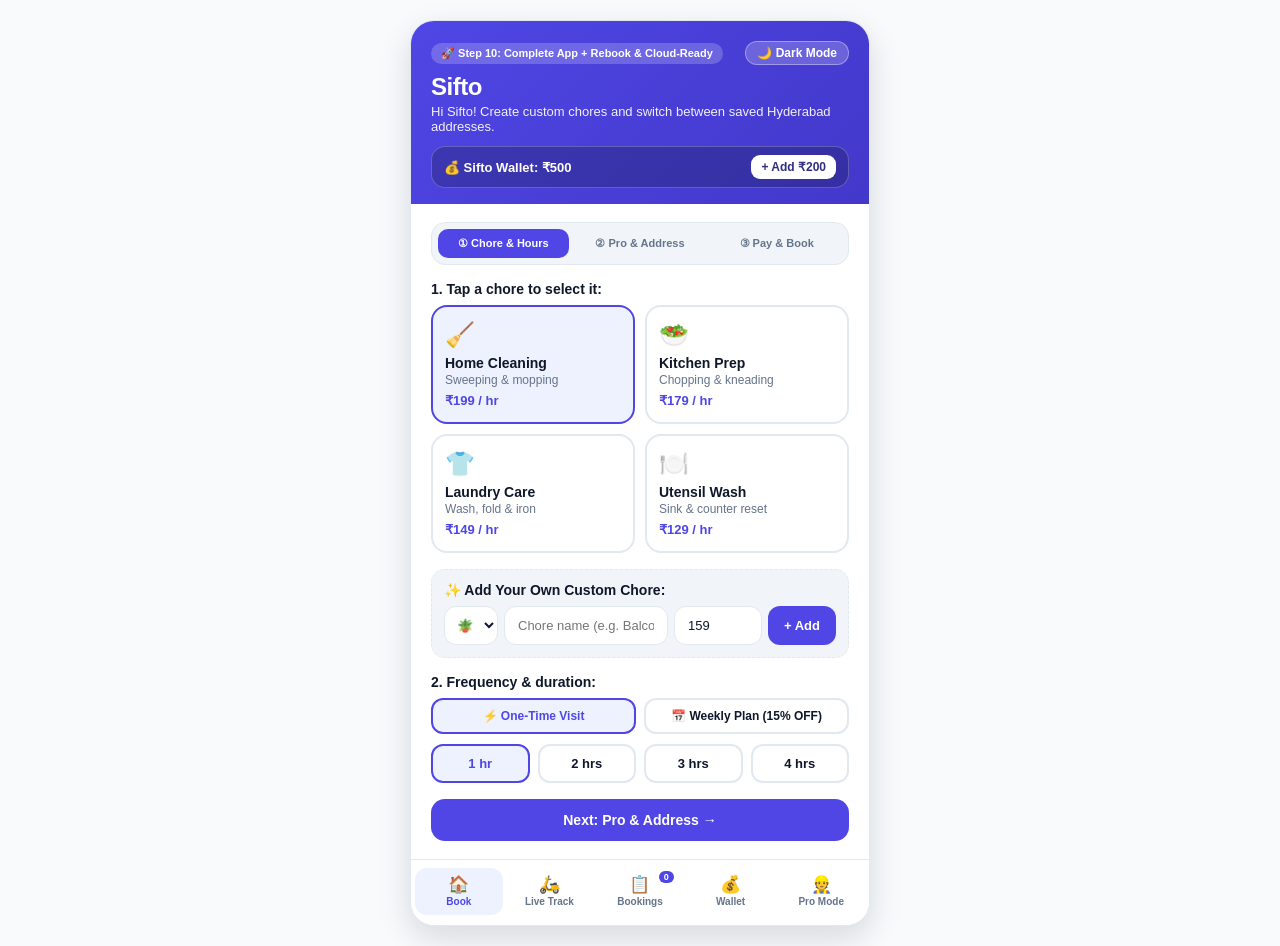
<file: sifto_single_file_bundle.html>
<!DOCTYPE html>
<html lang="en">
<head>
  <meta charset="UTF-8" />
  <meta name="viewport" content="width=device-width, initial-scale=1.0" />
  <title>Sifto — Production-Ready App (Step 10)</title>
  <style>
    /* ==========================================
       PART 2: CSS (Custom Chore Creator & Address Book)
       ========================================== */
    :root {
      --primary: #4f46e5;
      --primary-dark: #4338ca;
      --primary-light: #eef2ff;
      --accent: #10b981;
      --accent-light: #ecfdf5;
      --warning: #f59e0b;
      --warning-light: #fffbeb;
      --danger: #ef4444;
      --danger-light: #fef2f2;
      --bg: #f8fafc;
      --card: #ffffff;
      --surface: #f1f5f9;
      --text: #0f172a;
      --muted: #64748b;
      --border: #e2e8f0;
    }

    body.dark-mode {
      --primary: #6366f1;
      --primary-dark: #4f46e5;
      --primary-light: #1e1b4b;
      --accent-light: #064e3b;
      --warning-light: #451a03;
      --danger-light: #450a0a;
      --bg: #090d16;
      --card: #111827;
      --surface: #1e293b;
      --text: #f8fafc;
      --muted: #94a3b8;
      --border: #334155;
    }

    * {
      box-sizing: border-box;
      margin: 0;
      padding: 0;
      font-family: "Inter", -apple-system, BlinkMacSystemFont, "Segoe UI", Roboto, sans-serif;
    }

    body {
      background-color: var(--bg);
      color: var(--text);
      display: flex;
      justify-content: center;
      padding: 20px 14px;
      min-height: 100vh;
      transition: background-color 0.2s ease, color 0.2s ease;
    }

    .app-shell {
      width: 100%;
      max-width: 460px;
      background: var(--card);
      border-radius: 24px;
      box-shadow: 0 12px 32px rgba(15, 23, 42, 0.14);
      border: 1px solid var(--border);
      overflow: hidden;
      display: flex;
      flex-direction: column;
      min-height: 680px;
      position: relative;
      transition: background-color 0.2s ease, border-color 0.2s ease;
    }

    .app-header {
      background: linear-gradient(135deg, var(--primary), var(--primary-dark));
      color: #ffffff;
      padding: 20px 20px 16px;
    }

    .header-top-row {
      display: flex;
      justify-content: space-between;
      align-items: center;
      gap: 8px;
      margin-bottom: 8px;
    }

    .badge {
      display: inline-block;
      background: rgba(255, 255, 255, 0.2);
      font-size: 11px;
      font-weight: 600;
      padding: 4px 10px;
      border-radius: 999px;
    }

    .theme-btn {
      background: rgba(255, 255, 255, 0.2);
      color: #ffffff;
      border: 1px solid rgba(255, 255, 255, 0.35);
      border-radius: 999px;
      padding: 4px 11px;
      font-size: 12px;
      font-weight: 700;
      cursor: pointer;
    }

    .app-header h1 {
      font-size: 24px;
      font-weight: 800;
      letter-spacing: -0.5px;
    }

    .app-header p {
      font-size: 13px;
      opacity: 0.92;
      margin-top: 3px;
    }

    .wallet-bar {
      margin-top: 12px;
      background: rgba(15, 23, 42, 0.25);
      border: 1px solid rgba(255, 255, 255, 0.22);
      border-radius: 14px;
      padding: 8px 12px;
      display: flex;
      justify-content: space-between;
      align-items: center;
    }

    .wallet-info {
      font-size: 13px;
      font-weight: 700;
    }

    .wallet-topup-btn {
      background: #ffffff;
      color: #312e81;
      border: none;
      border-radius: 9px;
      padding: 5px 10px;
      font-size: 12px;
      font-weight: 800;
      cursor: pointer;
    }

    .app-body {
      padding: 18px 20px;
      flex: 1;
      display: flex;
      flex-direction: column;
    }

    .app-page {
      display: none;
      flex-direction: column;
      gap: 16px;
      flex: 1;
    }

    .app-page.active-page {
      display: flex;
    }

    /* 3-Step Booking Wizard inside Book Tab */
    .wizard-stepper {
      display: grid;
      grid-template-columns: repeat(3, 1fr);
      gap: 6px;
      background: var(--surface);
      padding: 6px;
      border-radius: 14px;
      border: 1px solid var(--border);
    }

    .wizard-pill {
      background: transparent;
      border: none;
      border-radius: 10px;
      padding: 8px 4px;
      font-size: 11px;
      font-weight: 700;
      color: var(--muted);
      cursor: pointer;
      text-align: center;
      transition: all 0.15s ease;
    }

    .wizard-pill.active-wizard {
      background: var(--primary);
      color: #ffffff;
    }

    .wizard-pane {
      display: none;
      flex-direction: column;
      gap: 16px;
      flex: 1;
    }

    .wizard-pane.active-pane {
      display: flex;
    }

    .wizard-nav-row {
      display: flex;
      gap: 10px;
      margin-top: auto;
    }

    .secondary-btn {
      flex: 1;
      background: var(--surface);
      color: var(--text);
      border: 1.5px solid var(--border);
      border-radius: 14px;
      padding: 13px;
      font-size: 14px;
      font-weight: 700;
      cursor: pointer;
    }

    .primary-next-btn {
      flex: 2;
      background: var(--primary);
      color: #ffffff;
      border: none;
      border-radius: 14px;
      padding: 13px;
      font-size: 14px;
      font-weight: 700;
      cursor: pointer;
    }

    /* Sticky Bottom Navigation Bar (5 Tabs) */
    .bottom-nav {
      display: grid;
      grid-template-columns: repeat(5, 1fr);
      background: var(--card);
      border-top: 1px solid var(--border);
      padding: 8px 4px 10px;
      gap: 3px;
    }

    .nav-tab {
      background: transparent;
      border: none;
      border-radius: 12px;
      padding: 8px 2px;
      display: flex;
      flex-direction: column;
      align-items: center;
      gap: 3px;
      color: var(--muted);
      font-size: 10px;
      font-weight: 700;
      cursor: pointer;
      position: relative;
      transition: all 0.15s ease;
    }

    .nav-tab.active-nav {
      color: var(--primary);
      background: var(--primary-light);
    }

    .nav-icon {
      font-size: 17px;
      line-height: 1;
    }

    .nav-badge {
      position: absolute;
      top: 3px;
      right: 10px;
      background: var(--primary);
      color: #ffffff;
      font-size: 9px;
      font-weight: 800;
      padding: 1px 5px;
      border-radius: 999px;
    }

    .section-title {
      font-size: 14px;
      font-weight: 700;
      color: var(--text);
      margin-bottom: 8px;
    }

    /* 2x2 grid for service cards */
    .service-grid {
      display: grid;
      grid-template-columns: 1fr 1fr;
      gap: 10px;
    }

    .service-card {
      border: 2px solid var(--border);
      border-radius: 16px;
      padding: 14px 12px;
      text-align: left;
      background: var(--card);
      cursor: pointer;
      transition: all 0.18s ease;
    }

    .service-card:hover {
      border-color: #cbd5e1;
      transform: translateY(-1px);
    }

    .service-card.selected {
      border-color: var(--primary);
      background: var(--primary-light);
    }

    .service-icon {
      font-size: 24px;
      margin-bottom: 6px;
      display: block;
    }

    .service-name {
      font-size: 14px;
      font-weight: 700;
      color: var(--text);
      display: block;
    }

    .service-meta {
      font-size: 12px;
      color: var(--muted);
      margin-top: 2px;
      display: block;
    }

    .service-price {
      font-size: 13px;
      font-weight: 800;
      color: var(--primary);
      margin-top: 6px;
      display: block;
    }

    /* NEW IN STEP 9: Custom Chore Builder Box */
    .custom-chore-box {
      background: var(--surface);
      border: 1px dashed var(--border);
      border-radius: 14px;
      padding: 12px;
      display: flex;
      flex-direction: column;
      gap: 8px;
    }

    .custom-chore-row {
      display: flex;
      gap: 6px;
    }

    /* NEW IN STEP 9: Saved Address Book Pills */
    .address-book-row {
      display: flex;
      gap: 6px;
      flex-wrap: wrap;
      margin-bottom: 8px;
    }

    .address-pill {
      background: var(--surface);
      color: var(--text);
      border: 1.5px solid var(--border);
      border-radius: 10px;
      padding: 6px 10px;
      font-size: 11px;
      font-weight: 700;
      cursor: pointer;
    }

    .address-pill.selected {
      border-color: var(--primary);
      background: var(--primary-light);
      color: var(--primary);
    }

    .plan-toggle-row {
      display: grid;
      grid-template-columns: 1fr 1fr;
      gap: 8px;
      margin-bottom: 10px;
    }

    .plan-pill {
      border: 2px solid var(--border);
      background: var(--card);
      border-radius: 12px;
      padding: 9px 10px;
      font-size: 12px;
      font-weight: 700;
      color: var(--text);
      cursor: pointer;
      text-align: center;
    }

    .plan-pill.selected {
      border-color: var(--primary);
      background: var(--primary-light);
      color: var(--primary);
    }

    /* Duration Pills */
    .hours-row {
      display: grid;
      grid-template-columns: repeat(4, 1fr);
      gap: 8px;
    }

    .hour-pill {
      border: 2px solid var(--border);
      background: var(--card);
      border-radius: 12px;
      padding: 10px 6px;
      font-size: 13px;
      font-weight: 700;
      color: var(--text);
      cursor: pointer;
      transition: all 0.15s ease;
    }

    .hour-pill.selected {
      border-color: var(--primary);
      background: var(--primary-light);
      color: var(--primary);
    }

    /* Choose Sifto Pro Cards & Payment Cards */
    .pro-list, .payment-grid {
      display: grid;
      grid-template-columns: 1fr 1fr;
      gap: 8px;
    }

    .pro-card, .payment-card {
      border: 2px solid var(--border);
      background: var(--card);
      border-radius: 14px;
      padding: 10px 12px;
      text-align: left;
      cursor: pointer;
      transition: all 0.15s ease;
    }

    .pro-card.selected, .payment-card.selected {
      border-color: var(--primary);
      background: var(--primary-light);
    }

    .pro-name, .payment-name {
      font-size: 13px;
      font-weight: 700;
      color: var(--text);
      display: block;
    }

    .pro-sub, .payment-sub {
      font-size: 11px;
      color: var(--muted);
      margin-top: 2px;
      display: block;
    }

    /* Address, Time & Special Notes Inputs */
    .input-group {
      display: flex;
      flex-direction: column;
      gap: 10px;
    }

    .text-input, .select-input {
      width: 100%;
      padding: 11px 13px;
      border: 1.5px solid var(--border);
      border-radius: 12px;
      font-size: 13px;
      color: var(--text);
      background: var(--card);
      outline: none;
      transition: border-color 0.15s ease;
    }

    .text-input:focus, .select-input:focus {
      border-color: var(--primary);
    }

    /* Promo Code & Quick Note Chips */
    .promo-row {
      display: flex;
      gap: 8px;
    }

    .apply-btn {
      background: var(--primary);
      color: #ffffff;
      border: none;
      border-radius: 12px;
      padding: 0 16px;
      font-size: 13px;
      font-weight: 700;
      cursor: pointer;
      white-space: nowrap;
    }

    .promo-chips, .note-chips {
      display: flex;
      gap: 8px;
      flex-wrap: wrap;
      margin-top: 6px;
    }

    .promo-chip, .note-chip {
      background: var(--surface);
      border: 1px dashed var(--border);
      color: var(--text);
      border-radius: 8px;
      padding: 4px 10px;
      font-size: 11px;
      font-weight: 700;
      cursor: pointer;
    }

    .promo-feedback {
      display: none;
      font-size: 12px;
      font-weight: 600;
      padding: 7px 10px;
      border-radius: 10px;
      margin-top: 6px;
    }

    .promo-feedback.success {
      display: block;
      background: var(--accent-light);
      color: #10b981;
    }

    .promo-feedback.error {
      display: block;
      background: var(--danger-light);
      color: var(--danger);
    }

    .error-msg {
      display: none;
      font-size: 12px;
      font-weight: 600;
      color: var(--danger);
      background: var(--danger-light);
      padding: 8px 12px;
      border-radius: 10px;
    }

    .error-msg.visible {
      display: block;
    }

    /* Summary & Primary Action Button */
    .booking-bar {
      background: var(--surface);
      border-radius: 16px;
      padding: 14px 16px;
      display: flex;
      justify-content: space-between;
      align-items: center;
    }

    .booking-bar-label {
      font-size: 12px;
      color: var(--muted);
    }

    .booking-bar-value {
      font-size: 15px;
      font-weight: 700;
      color: var(--text);
      margin-top: 2px;
    }

    .discount-tag {
      color: #10b981;
      font-weight: 700;
    }

    .book-btn {
      width: 100%;
      background: var(--primary);
      color: #ffffff;
      border: none;
      border-radius: 14px;
      padding: 15px;
      font-size: 16px;
      font-weight: 700;
      cursor: pointer;
      transition: background 0.15s ease;
    }

    .book-btn:hover {
      background: var(--primary-dark);
    }

    /* Confirmation Box */
    .confirmation-card {
      display: none;
      background: var(--accent-light);
      border: 1.5px solid #10b981;
      border-radius: 16px;
      padding: 14px 16px;
      color: var(--text);
      font-size: 13px;
      line-height: 1.5;
    }

    .confirmation-card.visible {
      display: block;
    }

    .confirmation-title {
      font-weight: 800;
      font-size: 14px;
      margin-bottom: 4px;
      color: #10b981;
    }

    /* Live Arrival Tracker Card */
    .tracker-card {
      display: none;
      background: var(--primary-light);
      border: 1.5px solid var(--primary);
      border-radius: 16px;
      padding: 16px;
    }

    .tracker-card.visible {
      display: block;
    }

    .tracker-header {
      display: flex;
      justify-content: space-between;
      align-items: center;
      margin-bottom: 10px;
    }

    .tracker-title {
      font-size: 14px;
      font-weight: 800;
      color: var(--text);
    }

    .otp-pill {
      background: var(--card);
      color: var(--primary);
      border: 1px solid var(--border);
      font-size: 11px;
      font-weight: 800;
      padding: 3px 8px;
      border-radius: 8px;
    }

    .progress-bar-track {
      width: 100%;
      height: 8px;
      background: var(--border);
      border-radius: 999px;
      overflow: hidden;
      margin-bottom: 10px;
    }

    .progress-bar-fill {
      height: 100%;
      width: 25%;
      background: linear-gradient(90deg, var(--primary), var(--accent));
      border-radius: 999px;
      transition: width 0.35s ease;
    }

    .tracker-steps {
      display: grid;
      grid-template-columns: repeat(4, 1fr);
      gap: 4px;
      font-size: 11px;
      text-align: center;
      margin-bottom: 12px;
    }

    .tracker-step {
      color: var(--muted);
      font-weight: 600;
    }

    .tracker-step.active {
      color: var(--primary);
      font-weight: 800;
    }

    .tracker-controls {
      display: flex;
      justify-content: space-between;
      align-items: center;
      gap: 8px;
    }

    .tracker-status-text {
      font-size: 12px;
      color: var(--text);
      font-weight: 600;
    }

    .step-btn {
      background: var(--primary);
      color: #ffffff;
      border: none;
      border-radius: 10px;
      padding: 7px 12px;
      font-size: 12px;
      font-weight: 700;
      cursor: pointer;
      white-space: nowrap;
    }

    /* Live In-App Chat Card */
    .chat-card {
      display: none;
      background: var(--card);
      border: 1.5px solid var(--border);
      border-radius: 16px;
      padding: 14px;
      flex-direction: column;
      gap: 10px;
    }

    .chat-card.visible {
      display: flex;
    }

    .chat-messages {
      max-height: 170px;
      overflow-y: auto;
      display: flex;
      flex-direction: column;
      gap: 8px;
      padding: 8px;
      background: var(--surface);
      border-radius: 12px;
    }

    .chat-bubble {
      max-width: 82%;
      padding: 8px 11px;
      border-radius: 12px;
      font-size: 12px;
      line-height: 1.4;
    }

    .chat-bubble.user {
      align-self: flex-end;
      background: var(--primary);
      color: #ffffff;
      border-bottom-right-radius: 3px;
    }

    .chat-bubble.pro {
      align-self: flex-start;
      background: var(--card);
      color: var(--text);
      border: 1px solid var(--border);
      border-bottom-left-radius: 3px;
    }

    .chat-sender {
      font-size: 10px;
      font-weight: 700;
      opacity: 0.8;
      margin-bottom: 2px;
      display: block;
    }

    /* Printable / Copyable Receipt Modal */
    .modal-backdrop {
      display: none;
      position: fixed;
      inset: 0;
      background: rgba(15, 23, 42, 0.55);
      justify-content: center;
      align-items: center;
      padding: 16px;
      z-index: 50;
    }

    .modal-backdrop.visible {
      display: flex;
    }

    .receipt-modal-box {
      width: 100%;
      max-width: 380px;
      background: var(--card);
      border: 1.5px solid var(--border);
      border-radius: 20px;
      padding: 18px;
      box-shadow: 0 20px 40px rgba(0, 0, 0, 0.25);
      display: flex;
      flex-direction: column;
      gap: 12px;
    }

    .receipt-header {
      display: flex;
      justify-content: space-between;
      align-items: center;
      border-bottom: 1px dashed var(--border);
      padding-bottom: 10px;
    }

    .receipt-body {
      font-size: 13px;
      line-height: 1.6;
      color: var(--text);
      background: var(--surface);
      padding: 12px;
      border-radius: 12px;
    }

    .receipt-btn {
      background: var(--surface);
      color: var(--text);
      border: 1px solid var(--border);
      border-radius: 10px;
      padding: 6px 10px;
      font-size: 11px;
      font-weight: 700;
      cursor: pointer;
      white-space: nowrap;
    }

    /* My Saved Bookings List + Filter Controls */
    .bookings-section {
      padding-top: 4px;
    }

    .bookings-header {
      display: flex;
      justify-content: space-between;
      align-items: center;
      margin-bottom: 10px;
    }

    .count-badge {
      background: var(--primary-light);
      color: var(--primary);
      font-size: 12px;
      font-weight: 700;
      padding: 2px 9px;
      border-radius: 999px;
    }

    .filter-bar {
      display: flex;
      gap: 6px;
      margin-bottom: 10px;
    }

    .filter-tab {
      flex: 1;
      background: var(--surface);
      color: var(--muted);
      border: 1px solid var(--border);
      border-radius: 10px;
      padding: 7px 8px;
      font-size: 12px;
      font-weight: 700;
      cursor: pointer;
    }

    .filter-tab.selected {
      background: var(--primary);
      color: #ffffff;
      border-color: var(--primary);
    }

    .search-box {
      margin-bottom: 12px;
    }

    .bookings-list {
      display: flex;
      flex-direction: column;
      gap: 10px;
    }

    .empty-state {
      font-size: 13px;
      color: var(--muted);
      text-align: center;
      padding: 18px 14px;
      background: var(--surface);
      border-radius: 12px;
      border: 1px dashed var(--border);
    }

    .booking-item {
      border: 1px solid var(--border);
      border-radius: 14px;
      padding: 12px 14px;
      display: flex;
      justify-content: space-between;
      align-items: flex-start;
      gap: 12px;
      background: var(--card);
    }

    .booking-item.completed {
      background: var(--surface);
    }

    .booking-item-info {
      font-size: 13px;
      line-height: 1.45;
      flex: 1;
    }

    .booking-item-title {
      font-weight: 700;
      color: var(--text);
    }

    .booking-item-sub {
      color: var(--muted);
      font-size: 12px;
    }

    .booking-note-tag {
      display: inline-block;
      margin-top: 4px;
      background: var(--surface);
      color: var(--text);
      font-size: 11px;
      padding: 2px 8px;
      border-radius: 6px;
      border: 1px solid var(--border);
    }

    .rating-row {
      margin-top: 8px;
      display: flex;
      align-items: center;
      gap: 4px;
      flex-wrap: wrap;
    }

    .rating-label {
      font-size: 11px;
      font-weight: 700;
      color: var(--muted);
      margin-right: 4px;
    }

    .star-btn {
      background: var(--warning-light);
      border: 1px solid #fde68a;
      border-radius: 6px;
      padding: 2px 6px;
      font-size: 12px;
      cursor: pointer;
      color: #d97706;
      font-weight: 700;
    }

    .star-btn.rated {
      background: var(--warning);
      color: #ffffff;
      border-color: var(--warning);
    }

    .booking-actions {
      display: flex;
      flex-direction: column;
      gap: 6px;
    }

    .track-btn {
      background: var(--primary-light);
      color: var(--primary);
      border: 1px solid var(--border);
      border-radius: 10px;
      padding: 6px 10px;
      font-size: 11px;
      font-weight: 700;
      cursor: pointer;
      white-space: nowrap;
    }

    .done-btn {
      background: var(--accent-light);
      color: #10b981;
      border: 1px solid #10b981;
      border-radius: 10px;
      padding: 6px 10px;
      font-size: 11px;
      font-weight: 700;
      cursor: pointer;
      white-space: nowrap;
    }

    .cancel-btn {
      background: var(--danger-light);
      color: var(--danger);
      border: 1px solid var(--danger);
      border-radius: 10px;
      padding: 6px 10px;
      font-size: 11px;
      font-weight: 700;
      cursor: pointer;
      white-space: nowrap;
    }

    /* Wallet & Stats Cards */
    .stats-grid {
      display: grid;
      grid-template-columns: repeat(3, 1fr);
      gap: 8px;
    }

    .stat-card {
      background: var(--surface);
      border: 1px solid var(--border);
      border-radius: 14px;
      padding: 12px 10px;
      text-align: center;
    }

    .stat-num {
      font-size: 18px;
      font-weight: 800;
      color: var(--primary);
    }

    .stat-label {
      font-size: 11px;
      color: var(--muted);
      margin-top: 2px;
    }

    .topup-grid {
      display: grid;
      grid-template-columns: repeat(3, 1fr);
      gap: 8px;
    }

    .topup-card-btn {
      background: var(--primary-light);
      color: var(--primary);
      border: 1.5px solid var(--primary);
      border-radius: 12px;
      padding: 10px;
      font-size: 13px;
      font-weight: 800;
      cursor: pointer;
    }
  </style>
</head>
<body>

  <!-- ==========================================
       PART 1: HTML (Custom Chore Creator + Saved Address Book)
       ========================================== -->
  <div class="app-shell">
    <header class="app-header">
      <div class="header-top-row">
        <span class="badge">🚀 Step 10: Complete App + Rebook & Cloud-Ready</span>
        <button class="theme-btn" id="theme-toggle-btn" onclick="toggleDarkMode()">🌙 Dark Mode</button>
      </div>
      <h1>Sifto</h1>
      <p>Hi Sifto! Create custom chores and switch between saved Hyderabad addresses.</p>
      <div class="wallet-bar">
        <div class="wallet-info">💰 Sifto Wallet: <span id="wallet-balance">₹500</span></div>
        <button class="wallet-topup-btn" onclick="topUpWallet(200)">+ Add ₹200</button>
      </div>
    </header>

    <main class="app-body">
      <!-- ==========================================
           SCREEN 1: BOOK A PRO (3-STEP WIZARD)
           ========================================== -->
      <section class="app-page active-page" id="page-book">
        <div class="wizard-stepper">
          <button class="wizard-pill active-wizard" id="wiz-tab-1" onclick="goWizardStep(1)">① Chore & Hours</button>
          <button class="wizard-pill" id="wiz-tab-2" onclick="goWizardStep(2)">② Pro & Address</button>
          <button class="wizard-pill" id="wiz-tab-3" onclick="goWizardStep(3)">③ Pay & Book</button>
        </div>

        <!-- WIZARD PANE 1: Chore, Custom Chore Builder & Duration -->
        <div class="wizard-pane active-pane" id="wiz-pane-1">
          <div>
            <div class="section-title">1. Tap a chore to select it:</div>
            <div class="service-grid" id="service-grid">
              <button class="service-card selected" onclick="selectService(this, 'Home Cleaning', 199, '15 mins')">
                <span class="service-icon">🧹</span>
                <span class="service-name">Home Cleaning</span>
                <span class="service-meta">Sweeping & mopping</span>
                <span class="service-price">₹199 / hr</span>
              </button>

              <button class="service-card" onclick="selectService(this, 'Kitchen Prep', 179, '12 mins')">
                <span class="service-icon">🥗</span>
                <span class="service-name">Kitchen Prep</span>
                <span class="service-meta">Chopping & kneading</span>
                <span class="service-price">₹179 / hr</span>
              </button>

              <button class="service-card" onclick="selectService(this, 'Laundry Care', 149, '18 mins')">
                <span class="service-icon">👕</span>
                <span class="service-name">Laundry Care</span>
                <span class="service-meta">Wash, fold & iron</span>
                <span class="service-price">₹149 / hr</span>
              </button>

              <button class="service-card" onclick="selectService(this, 'Utensil Wash', 129, '10 mins')">
                <span class="service-icon">🍽️</span>
                <span class="service-name">Utensil Wash</span>
                <span class="service-meta">Sink & counter reset</span>
                <span class="service-price">₹129 / hr</span>
              </button>
            </div>
          </div>

          <!-- NEW IN STEP 9: Add Your Own Custom Chore -->
          <div class="custom-chore-box">
            <div class="section-title" style="margin-bottom: 0;">✨ Add Your Own Custom Chore:</div>
            <div class="custom-chore-row">
              <select id="custom-chore-icon" class="select-input" style="width: 74px; padding: 8px;">
                <option value="🪴">🪴</option>
                <option value="🚗">🚗</option>
                <option value="🪟">🪟</option>
                <option value="🐾">🐾</option>
                <option value="📦">📦</option>
              </select>
              <input
                type="text"
                id="custom-chore-name"
                class="text-input"
                placeholder="Chore name (e.g. Balcony Garden)"
              />
              <input
                type="number"
                id="custom-chore-price"
                class="text-input"
                style="width: 88px;"
                placeholder="₹/hr"
                value="159"
              />
              <button class="apply-btn" onclick="addCustomChore()">+ Add</button>
            </div>
            <div id="custom-chore-feedback" class="promo-feedback"></div>
          </div>

          <div>
            <div class="section-title">2. Frequency & duration:</div>
            <div class="plan-toggle-row">
              <button class="plan-pill selected" onclick="selectFrequency(this, 'One-Time')">⚡ One-Time Visit</button>
              <button class="plan-pill" onclick="selectFrequency(this, 'Weekly Plan')">📅 Weekly Plan (15% OFF)</button>
            </div>
            <div class="hours-row">
              <button class="hour-pill selected" onclick="selectHours(this, 1)">1 hr</button>
              <button class="hour-pill" onclick="selectHours(this, 2)">2 hrs</button>
              <button class="hour-pill" onclick="selectHours(this, 3)">3 hrs</button>
              <button class="hour-pill" onclick="selectHours(this, 4)">4 hrs</button>
            </div>
          </div>

          <div class="wizard-nav-row">
            <button class="primary-next-btn" onclick="goWizardStep(2)">Next: Pro & Address →</button>
          </div>
        </div>

        <!-- WIZARD PANE 2: Pro & Saved Address Book -->
        <div class="wizard-pane" id="wiz-pane-2">
          <div>
            <div class="section-title">3. Choose your Sifto Pro:</div>
            <div class="pro-list">
              <button class="pro-card selected" onclick="selectPro(this, 'Auto-Assign')">
                <span class="pro-name">⚡ Auto-Assign</span>
                <span class="pro-sub">Fastest nearby Pro</span>
              </button>
              <button class="pro-card" onclick="selectPro(this, 'Ananya R. (⭐ 4.9)')">
                <span class="pro-name">👩🏽‍🔧 Ananya R. ⭐ 4.9</span>
                <span class="pro-sub">Deep Clean · 340+ jobs</span>
              </button>
              <button class="pro-card" onclick="selectPro(this, 'Kavitha M. (⭐ 4.9)')">
                <span class="pro-name">👩🏽‍🍳 Kavitha M. ⭐ 4.9</span>
                <span class="pro-sub">Kitchen Pro · 280+ jobs</span>
              </button>
              <button class="pro-card" onclick="selectPro(this, 'Ramesh K. (⭐ 4.8)')">
                <span class="pro-name">👨🏽‍🔧 Ramesh K. ⭐ 4.8</span>
                <span class="pro-sub">Laundry & Iron · 410+ jobs</span>
              </button>
            </div>
          </div>

          <div>
            <div class="section-title">4. Saved Address Book & arrival time:</div>
            <!-- NEW IN STEP 9: 1-Tap Saved Address Pills -->
            <div class="address-book-row" id="address-book-row">
              <button class="address-pill selected" onclick="selectSavedAddress(this, 'Flat 302, Jubilee Hills')">
                🏠 Home (Jubilee Hills)
              </button>
              <button class="address-pill" onclick="selectSavedAddress(this, 'Tower B, Mindspace, HITEC City')">
                🏢 Office (HITEC City)
              </button>
              <button class="address-pill" onclick="selectSavedAddress(this, 'Plot 18, Road No. 12, Banjara Hills')">
                👵 Parents (Banjara Hills)
              </button>
            </div>

            <div class="input-group">
              <div class="promo-row">
                <input
                  type="text"
                  id="address-input"
                  class="text-input"
                  placeholder="Flat / House No., Building, Area (e.g. Flat 302, Madhapur)"
                  value="Flat 302, Jubilee Hills"
                />
                <button class="apply-btn" onclick="saveCurrentAddressToBook()">Save 📍</button>
              </div>
              <select id="slot-input" class="select-input">
                <option value="Instant (in ~15 mins)">⚡ Instant Arrival (in ~15 mins)</option>
                <option value="Today, 5:00 PM">🕔 Today, 5:00 PM</option>
                <option value="Today, 7:00 PM">🕖 Today, 7:00 PM</option>
                <option value="Tomorrow, 9:00 AM">🕘 Tomorrow, 9:00 AM</option>
              </select>
              <input
                type="text"
                id="notes-input"
                class="text-input"
                placeholder="Optional note (e.g. Ring bell softly, use eco floor cleaner)"
              />
              <div class="note-chips">
                <button class="note-chip" onclick="addQuickNote('🐾 Friendly pet at home')">+ 🐾 Pet at home</button>
                <button class="note-chip" onclick="addQuickNote('🧴 Use eco floor cleaner')">+ 🧴 Eco cleaner</button>
                <button class="note-chip" onclick="addQuickNote('🔕 Call on arrival, do not ring bell')">+ 🔕 Don't ring bell</button>
              </div>
            </div>
          </div>

          <div class="wizard-nav-row">
            <button class="secondary-btn" onclick="goWizardStep(1)">← Back</button>
            <button class="primary-next-btn" onclick="goWizardStep(3)">Next: Payment →</button>
          </div>
        </div>

        <!-- WIZARD PANE 3: Promo, Payment & Confirm -->
        <div class="wizard-pane" id="wiz-pane-3">
          <div>
            <div class="section-title">5. Promo code & payment method:</div>
            <div class="promo-row">
              <input
                type="text"
                id="promo-input"
                class="text-input"
                placeholder="Enter code (e.g. SIFTO50)"
              />
              <button class="apply-btn" onclick="applyPromoCode()">Apply</button>
            </div>
            <div class="promo-chips">
              <button class="promo-chip" onclick="quickFillPromo('SIFTO50')">🏷️ Tap to use SIFTO50 (₹50 OFF)</button>
              <button class="promo-chip" onclick="quickFillPromo('FIRST100')">🎉 Tap to use FIRST100 (₹100 OFF on 2+ hrs)</button>
            </div>
            <div id="promo-feedback" class="promo-feedback"></div>

            <div class="payment-grid" style="margin-top: 10px;">
              <button class="payment-card selected" onclick="selectPayment(this, 'UPI — GPay / PhonePe')">
                <span class="payment-name">📱 UPI Instant</span>
                <span class="payment-sub">GPay, PhonePe, Paytm</span>
              </button>
              <button class="payment-card" onclick="selectPayment(this, 'Sifto Wallet')">
                <span class="payment-name">💰 Sifto Wallet</span>
                <span class="payment-sub">Instant 1-tap balance</span>
              </button>
              <button class="payment-card" onclick="selectPayment(this, 'Credit / Debit Card')">
                <span class="payment-name">💳 Card</span>
                <span class="payment-sub">Visa, RuPay, Mastercard</span>
              </button>
              <button class="payment-card" onclick="selectPayment(this, 'Cash After Service')">
                <span class="payment-name">💵 Pay After Service</span>
                <span class="payment-sub">Cash or QR at doorstep</span>
              </button>
            </div>
          </div>

          <div id="address-error" class="error-msg">
            Please enter your flat/house address before booking.
          </div>

          <div class="booking-bar">
            <div>
              <div class="booking-bar-label">Selected Plan</div>
              <div class="booking-bar-value" id="selected-name">Home Cleaning · 1 hr</div>
            </div>
            <div style="text-align: right;">
              <div class="booking-bar-label" id="price-breakdown">₹199 × 1 hr</div>
              <div class="booking-bar-value" id="selected-price">₹199</div>
            </div>
          </div>

          <div class="wizard-nav-row">
            <button class="secondary-btn" onclick="goWizardStep(2)">← Back</button>
            <button class="book-btn" style="flex: 2;" onclick="bookSiftoPro()">
              Book a Sifto Pro Now →
            </button>
          </div>
        </div>
      </section>

      <!-- ==========================================
           SCREEN 2: LIVE PRO TRACKER + IN-APP CHAT
           ========================================== -->
      <section class="app-page" id="page-track">
        <div class="section-title">🛵 Live Doorstep Tracker & Chat</div>

        <div class="confirmation-card" id="confirmation-box">
          <div class="confirmation-title" id="confirm-heading">✅ Sifto Pro Assigned!</div>
          <div id="confirm-details"></div>
        </div>

        <div class="tracker-card" id="live-tracker-card">
          <div class="tracker-header">
            <div class="tracker-title" id="tracker-pro-title">🛵 Live Pro Tracker</div>
            <span class="otp-pill" id="tracker-otp">Start OTP: 4829</span>
          </div>
          <div class="progress-bar-track">
            <div class="progress-bar-fill" id="tracker-bar-fill"></div>
          </div>
          <div class="tracker-steps">
            <div class="tracker-step active" id="stage-0">1. Assigned</div>
            <div class="tracker-step" id="stage-1">2. En Route</div>
            <div class="tracker-step" id="stage-2">3. At Door</div>
            <div class="tracker-step" id="stage-3">4. Working</div>
          </div>
          <div class="tracker-controls">
            <div class="tracker-status-text" id="tracker-status-text">Pro confirmed your booking and packed supplies.</div>
            <button class="step-btn" id="advance-stage-btn" onclick="advanceTrackerStage()">Next Stage ▶</button>
          </div>
        </div>

        <!-- Live Customer <-> Pro Chat Box -->
        <div class="chat-card" id="chat-card">
          <div class="tracker-header" style="margin-bottom: 0;">
            <div class="section-title" id="chat-header-title" style="margin-bottom: 0;">💬 Chat with Sifto Pro</div>
            <span class="count-badge">Online 🟢</span>
          </div>

          <div class="chat-messages" id="chat-messages"></div>

          <div class="note-chips">
            <button class="note-chip" onclick="sendQuickChat('👋 Hi! I am at home, please come up to Flat 302.')">👋 I'm home</button>
            <button class="note-chip" onclick="sendQuickChat('🔑 Security gate passcode is #1204.')">🔑 Gate code #1204</button>
            <button class="note-chip" onclick="sendQuickChat('🧴 Please bring extra microfiber cloths.')">🧴 Extra cloths</button>
          </div>

          <div class="promo-row">
            <input
              type="text"
              id="chat-input"
              class="text-input"
              placeholder="Message your Sifto Pro..."
            />
            <button class="apply-btn" onclick="sendChatMessage()">Send 💬</button>
          </div>
        </div>

        <div class="empty-state" id="no-tracker-empty">
          No active Pro on the way right now. Book a service on the <strong>🏠 Book</strong> tab or tap <strong>Track Live 📍</strong> on any active booking!
        </div>
      </section>

      <!-- ==========================================
           SCREEN 3: MY SAVED BOOKINGS (Bookings Tab)
           ========================================== -->
      <section class="app-page" id="page-bookings">
        <div class="bookings-section">
          <div class="bookings-header">
            <div class="section-title" style="margin-bottom: 0;">My Saved Bookings</div>
            <span class="count-badge" id="booking-count">0 saved</span>
          </div>

          <div class="filter-bar">
            <button class="filter-tab selected" onclick="setBookingFilter(this, 'ALL')">All</button>
            <button class="filter-tab" onclick="setBookingFilter(this, 'ACTIVE')">Active</button>
            <button class="filter-tab" onclick="setBookingFilter(this, 'COMPLETED')">Completed</button>
          </div>

          <div class="search-box">
            <input
              type="text"
              id="search-bookings-input"
              class="text-input"
              placeholder="🔍 Search bookings by chore, Pro, or ID..."
              oninput="renderBookings()"
            />
          </div>

          <div class="bookings-list" id="bookings-list">
            <div class="empty-state">No bookings yet. Tap "Book a Sifto Pro Now" on the Book tab!</div>
          </div>
        </div>
      </section>

      <!-- ==========================================
           SCREEN 4: WALLET & PROFILE (Wallet Tab)
           ========================================== -->
      <section class="app-page" id="page-wallet">
        <div class="section-title">💰 Sifto Wallet & Activity Summary</div>

        <div class="stats-grid">
          <div class="stat-card">
            <div class="stat-num" id="stat-total-bookings">0</div>
            <div class="stat-label">Total Bookings</div>
          </div>
          <div class="stat-card">
            <div class="stat-num" id="stat-wallet-card">₹500</div>
            <div class="stat-label">Wallet Balance</div>
          </div>
          <div class="stat-card">
            <div class="stat-num" id="stat-total-saved">₹0</div>
            <div class="stat-label">Promo Saved</div>
          </div>
        </div>

        <div>
          <div class="section-title">Instant Wallet Top-Up:</div>
          <div class="topup-grid">
            <button class="topup-card-btn" onclick="topUpWallet(100)">+ ₹100</button>
            <button class="topup-card-btn" onclick="topUpWallet(200)">+ ₹200</button>
            <button class="topup-card-btn" onclick="topUpWallet(500)">+ ₹500</button>
          </div>
        </div>

        <div class="booking-bar" style="flex-direction: column; align-items: flex-start; gap: 6px;">
          <div class="booking-bar-value">👤 Member Profile: Sifto</div>
          <div class="booking-bar-label">📍 Default Area: Jubilee Hills, Hyderabad</div>
          <div class="booking-bar-label">🛡️ Verified Sifto Plus Member · Zero Surge Fee</div>
        </div>
        <div>
          <div class="section-title">🗄️ Data & Cloud Sync Controls:</div>
          <div class="plan-toggle-row">
            <button class="plan-pill" onclick="exportBookingsJson()">⬇️ Export Bookings JSON</button>
            <button class="plan-pill" onclick="resetDemoData()">🔄 Reset App Data</button>
          </div>
          <div id="data-feedback" class="promo-feedback"></div>
        </div>
      </section>

      <!-- ==========================================
           SCREEN 5: PRO PARTNER MODE
           ========================================== -->
      <section class="app-page" id="page-partner">
        <div class="section-title">👷 Sifto Pro Partner Console</div>

        <div class="stats-grid">
          <div class="stat-card">
            <div class="stat-num" id="pro-stat-earnings">₹0</div>
            <div class="stat-label">Pro Earnings</div>
          </div>
          <div class="stat-card">
            <div class="stat-num" id="pro-stat-active">0</div>
            <div class="stat-label">Assigned Jobs</div>
          </div>
          <div class="stat-card">
            <div class="stat-num" id="pro-stat-rating">4.9★</div>
            <div class="stat-label">Avg Rating</div>
          </div>
        </div>

        <div>
          <div class="section-title">Live Incoming Customer Jobs:</div>
          <div class="bookings-list" id="partner-jobs-list">
            <div class="empty-state">No customer bookings yet. Create a booking on the Book tab to dispatch it here!</div>
          </div>
        </div>
      </section>
    </main>

    <!-- RECEIPT MODAL OVERLAY -->
    <div class="modal-backdrop" id="receipt-modal">
      <div class="receipt-modal-box">
        <div class="receipt-header">
          <div class="section-title" style="margin-bottom: 0;">🧾 Official Sifto Receipt</div>
          <button class="receipt-btn" onclick="closeReceiptModal()">Close ✕</button>
        </div>
        <div class="receipt-body" id="receipt-modal-content"></div>
        <div class="promo-feedback" id="copy-receipt-feedback"></div>
        <button class="book-btn" style="padding: 12px;" onclick="copyReceiptText()">
          Copy Receipt to Clipboard 📋
        </button>
      </div>
    </div>

    <!-- STICKY BOTTOM NAVIGATION BAR (5 TABS) -->
    <nav class="bottom-nav">
      <button class="nav-tab active-nav" id="nav-book" onclick="switchPage('book')">
        <span class="nav-icon">🏠</span>
        <span>Book</span>
      </button>
      <button class="nav-tab" id="nav-track" onclick="switchPage('track')">
        <span class="nav-icon">🛵</span>
        <span>Live Track</span>
      </button>
      <button class="nav-tab" id="nav-bookings" onclick="switchPage('bookings')">
        <span class="nav-icon">📋</span>
        <span>Bookings</span>
        <span class="nav-badge" id="nav-bookings-badge">0</span>
      </button>
      <button class="nav-tab" id="nav-wallet" onclick="switchPage('wallet')">
        <span class="nav-icon">💰</span>
        <span>Wallet</span>
      </button>
      <button class="nav-tab" id="nav-partner" onclick="switchPage('partner')">
        <span class="nav-icon">👷</span>
        <span>Pro Mode</span>
      </button>
    </nav>
  </div>

  <!-- ==========================================
       PART 3: JavaScript (Custom Chores, Address Book & Core Logic)
       ========================================== -->
  <script>
    let currentService = "Home Cleaning";
    let currentPrice = 199;
    let currentEta = "15 mins";
    let currentHours = 1;
    let selectedFrequency = "One-Time";
    let selectedProPreference = "Auto-Assign";
    let selectedPaymentMethod = "UPI — GPay / PhonePe";
    let activePromoCode = "";
    let discountAmount = 0;

    let walletBalance = 500;
    let currentFilter = "ALL";
    let isDarkMode = false;
    let currentWizardStep = 1;

    let trackedBookingId = null;
    let trackerStageIndex = 0;
    let trackerTimer = null;
    let chatReplyTimer = null;
    let activeReceiptPlainText = "";

    const TRACKER_MESSAGES = [
      "Pro confirmed your booking and packed supplies.",
      "🛵 Pro is on the way (~8 mins away via Jubilee Hills Rd).",
      "🏠 Pro has arrived at your doorstep! Share OTP to begin.",
      "🧹 Chore is underway! Mark Done in Bookings when finished."
    ];

    const STORAGE_KEY = "sifto_saved_bookings_v1";
    const WALLET_KEY = "sifto_wallet_balance_v1";
    const THEME_KEY = "sifto_theme_dark_v1";
    const CUSTOM_CHORES_KEY = "sifto_custom_chores_v1";
    let activeBookings = [];
    let customChores = [];

    function goWizardStep(stepNum) {
      currentWizardStep = stepNum;
      for (let i = 1; i <= 3; i++) {
        const pane = document.getElementById("wiz-pane-" + i);
        const tab = document.getElementById("wiz-tab-" + i);
        if (i === stepNum) {
          pane.classList.add("active-pane");
          tab.classList.add("active-wizard");
        } else {
          pane.classList.remove("active-pane");
          tab.classList.remove("active-wizard");
        }
      }
      updateSummaryBar();
    }

    function switchPage(pageName) {
      const pages = ["book", "track", "bookings", "wallet", "partner"];
      pages.forEach(p => {
        const pageEl = document.getElementById("page-" + p);
        const navEl = document.getElementById("nav-" + p);
        if (p === pageName) {
          pageEl.classList.add("active-page");
          navEl.classList.add("active-nav");
        } else {
          pageEl.classList.remove("active-page");
          navEl.classList.remove("active-nav");
        }
      });
    }

    // NEW IN STEP 9: Adds a user-created custom chore card to the Service Grid
    function createCustomChoreCard(chore) {
      const grid = document.getElementById("service-grid");
      if (!grid) return null;

      const btn = document.createElement("button");
      btn.className = "service-card";
      btn.innerHTML =
        '<span class="service-icon">' + chore.icon + '</span>' +
        '<span class="service-name">' + chore.name + '</span>' +
        '<span class="service-meta">Custom Sifto service</span>' +
        '<span class="service-price">₹' + chore.price + ' / hr</span>';
      btn.addEventListener("click", function() {
        selectService(btn, chore.name, chore.price, "15 mins");
      });
      grid.appendChild(btn);
      return btn;
    }

    function addCustomChore() {
      const iconEl = document.getElementById("custom-chore-icon");
      const nameEl = document.getElementById("custom-chore-name");
      const priceEl = document.getElementById("custom-chore-price");
      const feedbackEl = document.getElementById("custom-chore-feedback");

      const name = nameEl.value.trim();
      const price = parseInt(priceEl.value, 10) || 159;
      const icon = iconEl.value || "🪴";

      if (!name) {
        feedbackEl.className = "promo-feedback error";
        feedbackEl.textContent = "Please enter a name for your custom chore (e.g. Balcony Garden).";
        nameEl.focus();
        return;
      }

      const newChore = { icon: icon, name: name, price: Math.max(49, price) };
      customChores.push(newChore);
      try {
        localStorage.setItem(CUSTOM_CHORES_KEY, JSON.stringify(customChores));
      } catch (e) {}

      const newBtn = createCustomChoreCard(newChore);
      if (newBtn) {
        selectService(newBtn, newChore.name, newChore.price, "15 mins");
      }

      nameEl.value = "";
      feedbackEl.className = "promo-feedback success";
      feedbackEl.textContent = "✨ Added '" + newChore.name + "' (₹" + newChore.price + "/hr) and selected it!";
    }

    // NEW IN STEP 9: Switches between saved addresses with 1 tap
    function selectSavedAddress(clickedPill, addressText) {
      const allPills = document.querySelectorAll(".address-pill");
      allPills.forEach(p => p.classList.remove("selected"));
      clickedPill.classList.add("selected");

      const addressInput = document.getElementById("address-input");
      addressInput.value = addressText;
    }

    // NEW IN STEP 9: Saves whatever address is typed in the box as a new 1-tap pill
    function saveCurrentAddressToBook() {
      const addressInput = document.getElementById("address-input");
      const text = addressInput.value.trim();
      if (!text) return;

      const row = document.getElementById("address-book-row");
      const allPills = document.querySelectorAll(".address-pill");
      allPills.forEach(p => p.classList.remove("selected"));

      const pill = document.createElement("button");
      pill.className = "address-pill selected";
      const shortLabel = text.length > 22 ? text.slice(0, 22) + "…" : text;
      pill.textContent = "📍 " + shortLabel;
      pill.addEventListener("click", function() {
        selectSavedAddress(pill, text);
      });
      row.appendChild(pill);
    }

    function loadSavedBookings() {
      try {
        const raw = localStorage.getItem(STORAGE_KEY);
        if (raw) {
          activeBookings = JSON.parse(raw);
        }
        const savedWallet = localStorage.getItem(WALLET_KEY);
        if (savedWallet !== null) {
          walletBalance = parseInt(savedWallet, 10) || 0;
        }
        const savedTheme = localStorage.getItem(THEME_KEY);
        if (savedTheme === "true") {
          isDarkMode = true;
          document.body.classList.add("dark-mode");
          document.getElementById("theme-toggle-btn").textContent = "☀️ Light Mode";
        }
        const savedChores = localStorage.getItem(CUSTOM_CHORES_KEY);
        if (savedChores) {
          customChores = JSON.parse(savedChores);
          customChores.forEach(c => createCustomChoreCard(c));
        }
      } catch (e) {
        activeBookings = [];
      }
      updateWalletDisplay();
      renderBookings();
    }

    function saveBookingsToStorage() {
      try {
        localStorage.setItem(STORAGE_KEY, JSON.stringify(activeBookings));
        localStorage.setItem(WALLET_KEY, String(walletBalance));
      } catch (e) {}
    }

    function toggleDarkMode() {
      isDarkMode = !isDarkMode;
      document.body.classList.toggle("dark-mode", isDarkMode);
      const btn = document.getElementById("theme-toggle-btn");
      btn.textContent = isDarkMode ? "☀️ Light Mode" : "🌙 Dark Mode";
      try {
        localStorage.setItem(THEME_KEY, String(isDarkMode));
      } catch (e) {}
    }

    function updateWalletDisplay() {
      document.getElementById("wallet-balance").textContent = "₹" + walletBalance;
      const statWallet = document.getElementById("stat-wallet-card");
      if (statWallet) {
        statWallet.textContent = "₹" + walletBalance;
      }
    }

    function topUpWallet(amount) {
      walletBalance += amount;
      updateWalletDisplay();
      saveBookingsToStorage();
    }

    function selectPayment(clickedCard, method) {
      selectedPaymentMethod = method;
      const allPaymentCards = document.querySelectorAll(".payment-card");
      allPaymentCards.forEach(card => card.classList.remove("selected"));
      clickedCard.classList.add("selected");
    }

    function selectFrequency(clickedPill, freq) {
      selectedFrequency = freq;
      const allPills = document.querySelectorAll(".plan-pill");
      allPills.forEach(pill => pill.classList.remove("selected"));
      clickedPill.classList.add("selected");
      updateSummaryBar();
    }

    function setBookingFilter(clickedTab, filterType) {
      currentFilter = filterType;
      const allTabs = document.querySelectorAll(".filter-tab");
      allTabs.forEach(tab => tab.classList.remove("selected"));
      clickedTab.classList.add("selected");
      renderBookings();
    }

    function calculateTotals() {
      const subtotal = currentPrice * currentHours;
      let discount = 0;

      if (selectedFrequency === "Weekly Plan") {
        discount += Math.round(subtotal * 0.15);
      }

      if (activePromoCode === "SIFTO50") {
        discount += 50;
      } else if (activePromoCode === "FIRST100" && currentHours >= 2) {
        discount += 100;
      }

      discountAmount = discount;
      const finalTotal = Math.max(49, subtotal - discountAmount);
      return { subtotal, discount: discountAmount, finalTotal };
    }

    function updateSummaryBar() {
      const totals = calculateTotals();
      const hourLabel = currentHours === 1 ? "1 hr" : currentHours + " hrs";
      const freqTag = selectedFrequency === "Weekly Plan" ? " · Weekly" : "";
      document.getElementById("selected-name").textContent = currentService + " · " + hourLabel + freqTag;

      const breakdownEl = document.getElementById("price-breakdown");
      if (totals.discount > 0) {
        breakdownEl.innerHTML =
          "₹" + totals.subtotal + ' <span class="discount-tag">(-₹' + totals.discount + " saved)</span>";
      } else {
        breakdownEl.textContent = "₹" + currentPrice + " × " + hourLabel;
      }

      document.getElementById("selected-price").textContent = "₹" + totals.finalTotal;
    }

    function selectService(clickedCard, serviceName, price, eta) {
      currentService = serviceName;
      currentPrice = price;
      currentEta = eta;

      const allCards = document.querySelectorAll(".service-card");
      allCards.forEach(card => card.classList.remove("selected"));
      clickedCard.classList.add("selected");

      updateSummaryBar();
    }

    function selectHours(clickedPill, hours) {
      currentHours = hours;

      const allPills = document.querySelectorAll(".hour-pill");
      allPills.forEach(pill => pill.classList.remove("selected"));
      clickedPill.classList.add("selected");

      if (activePromoCode === "FIRST100") {
        applyPromoCode();
      } else {
        updateSummaryBar();
      }
    }

    function selectPro(clickedProCard, proName) {
      selectedProPreference = proName;

      const allProCards = document.querySelectorAll(".pro-card");
      allProCards.forEach(card => card.classList.remove("selected"));
      clickedProCard.classList.add("selected");
    }

    function addQuickNote(noteText) {
      const notesInput = document.getElementById("notes-input");
      if (!notesInput.value.trim()) {
        notesInput.value = noteText;
      } else if (notesInput.value.indexOf(noteText) === -1) {
        notesInput.value = notesInput.value.trim() + " · " + noteText;
      }
    }

    function quickFillPromo(code) {
      document.getElementById("promo-input").value = code;
      applyPromoCode();
    }

    function applyPromoCode() {
      const inputEl = document.getElementById("promo-input");
      const feedbackEl = document.getElementById("promo-feedback");
      const code = inputEl.value.trim().toUpperCase();

      if (!code) {
        activePromoCode = "";
        feedbackEl.className = "promo-feedback";
        feedbackEl.textContent = "";
        updateSummaryBar();
        return;
      }

      if (code === "SIFTO50") {
        activePromoCode = "SIFTO50";
        feedbackEl.className = "promo-feedback success";
        feedbackEl.textContent = "🎉 SIFTO50 applied! You saved ₹50 on this booking.";
      } else if (code === "FIRST100") {
        if (currentHours >= 2) {
          activePromoCode = "FIRST100";
          feedbackEl.className = "promo-feedback success";
          feedbackEl.textContent = "🎉 FIRST100 applied! You saved ₹100 on your 2+ hour booking.";
        } else {
          activePromoCode = "";
          feedbackEl.className = "promo-feedback error";
          feedbackEl.textContent = "FIRST100 requires at least 2 hours. Tap 2 hrs on Step ① or use SIFTO50!";
        }
      } else {
        activePromoCode = "";
        feedbackEl.className = "promo-feedback error";
        feedbackEl.textContent = "Invalid code. Try SIFTO50 or FIRST100.";
      }

      updateSummaryBar();
    }

    function renderChatMessages() {
      const chatContainer = document.getElementById("chat-messages");
      if (!chatContainer || !trackedBookingId) return;

      const target = activeBookings.find(item => item.id === trackedBookingId);
      if (!target) return;

      const messages = target.messages || [];
      chatContainer.innerHTML = "";
      messages.forEach(msg => {
        const bubble = document.createElement("div");
        bubble.className = msg.role === "user" ? "chat-bubble user" : "chat-bubble pro";
        bubble.innerHTML =
          '<span class="chat-sender">' + msg.sender + '</span>' +
          '<div>' + msg.text + '</div>';
        chatContainer.appendChild(bubble);
      });
      chatContainer.scrollTop = chatContainer.scrollHeight;
    }

    function sendChatMessage() {
      const inputEl = document.getElementById("chat-input");
      const text = inputEl.value.trim();
      if (!text || !trackedBookingId) return;

      inputEl.value = "";
      appendMessageToBooking(trackedBookingId, "user", "You (Sifto)", text);

      if (chatReplyTimer) {
        clearTimeout(chatReplyTimer);
      }
      chatReplyTimer = setTimeout(function() {
        const target = activeBookings.find(item => item.id === trackedBookingId);
        if (!target) return;
        const proName = target.pro || "Sifto Pro";
        const replyText =
          "Got your note, Sifto! I am on my way and will follow that instruction 👍";
        appendMessageToBooking(trackedBookingId, "pro", proName, replyText);
      }, 900);
    }

    function sendQuickChat(presetText) {
      const inputEl = document.getElementById("chat-input");
      inputEl.value = presetText;
      sendChatMessage();
    }

    function appendMessageToBooking(bookingId, role, sender, text) {
      activeBookings = activeBookings.map(item => {
        if (item.id === bookingId) {
          const existing = item.messages ? item.messages.slice() : [];
          existing.push({ role: role, sender: sender, text: text });
          return Object.assign({}, item, { messages: existing });
        }
        return item;
      });
      saveBookingsToStorage();
      renderChatMessages();
    }

    function openReceiptModal(bookingId) {
      const target = activeBookings.find(item => item.id === bookingId);
      if (!target) return;

      const modal = document.getElementById("receipt-modal");
      const content = document.getElementById("receipt-modal-content");
      const feedback = document.getElementById("copy-receipt-feedback");
      feedback.className = "promo-feedback";
      feedback.textContent = "";

      const freq = target.frequency || "One-Time";
      const saved = target.discount || 0;
      const payMethod = target.payment || "UPI — GPay / PhonePe";

      content.innerHTML =
        "<strong>Booking ID:</strong> #" + target.id + "<br>" +
        "<strong>Customer:</strong> Sifto<br>" +
        "<strong>Service:</strong> " + target.service + " (" + target.hours + " hr · " + freq + ")<br>" +
        "<strong>Assigned Pro:</strong> " + target.pro + "<br>" +
        "<strong>Address:</strong> " + target.address + "<br>" +
        "<strong>Slot:</strong> " + target.slot + "<br>" +
        "<strong>Payment Mode:</strong> " + payMethod + "<br>" +
        "<strong>Discount Saved:</strong> ₹" + saved + "<br>" +
        "<strong>Total Paid:</strong> ₹" + target.total + " (" + (target.status || "Active") + ")";

      activeReceiptPlainText =
        "SIFTO OFFICIAL RECEIPT (#" + target.id + ")\n" +
        "Service: " + target.service + " (" + target.hours + " hr · " + freq + ")\n" +
        "Pro: " + target.pro + "\n" +
        "Address: " + target.address + " (" + target.slot + ")\n" +
        "Payment: " + payMethod + " | Saved: ₹" + saved + "\n" +
        "Total: ₹" + target.total;

      modal.classList.add("visible");
    }

    function closeReceiptModal() {
      document.getElementById("receipt-modal").classList.remove("visible");
    }

    function copyReceiptText() {
      const feedback = document.getElementById("copy-receipt-feedback");
      try {
        const temp = document.createElement("textarea");
        temp.value = activeReceiptPlainText;
        document.body.appendChild(temp);
        temp.select();
        document.execCommand("copy");
        document.body.removeChild(temp);
      } catch (e) {}
      feedback.className = "promo-feedback success";
      feedback.textContent = "✅ Receipt copied to your clipboard!";
    }

    function startLiveTracker(booking) {
      trackedBookingId = booking.id;
      trackerStageIndex = booking.stage || 0;

      if (trackerTimer) {
        clearInterval(trackerTimer);
        trackerTimer = null;
      }

      document.getElementById("no-tracker-empty").style.display = "none";
      document.getElementById("live-tracker-card").classList.add("visible");
      document.getElementById("chat-card").classList.add("visible");
      document.getElementById("tracker-pro-title").textContent = "🛵 Tracking " + booking.pro + " (#" + booking.id + ")";
      document.getElementById("chat-header-title").textContent = "💬 Chat with " + booking.pro;
      document.getElementById("tracker-otp").textContent = "Start OTP: " + (booking.otp || "4829");
      renderTrackerStage();
      renderChatMessages();

      switchPage("track");

      trackerTimer = setInterval(function() {
        if (trackerStageIndex < 3) {
          advanceTrackerStage();
        } else {
          clearInterval(trackerTimer);
          trackerTimer = null;
        }
      }, 6000);
    }

    function renderTrackerStage() {
      const widths = ["25%", "50%", "75%", "100%"];
      document.getElementById("tracker-bar-fill").style.width = widths[trackerStageIndex] || "25%";
      document.getElementById("tracker-status-text").textContent = TRACKER_MESSAGES[trackerStageIndex];

      for (let i = 0; i < 4; i++) {
        const stepEl = document.getElementById("stage-" + i);
        if (i <= trackerStageIndex) {
          stepEl.classList.add("active");
        } else {
          stepEl.classList.remove("active");
        }
      }

      const btn = document.getElementById("advance-stage-btn");
      if (trackerStageIndex >= 3) {
        btn.textContent = "In Progress ✓";
      } else {
        btn.textContent = "Next Stage ▶";
      }
    }

    function advanceTrackerStage() {
      if (trackerStageIndex < 3) {
        trackerStageIndex += 1;
      }
      if (trackedBookingId) {
        activeBookings = activeBookings.map(item => {
          if (item.id === trackedBookingId) {
            return Object.assign({}, item, { stage: trackerStageIndex });
          }
          return item;
        });
        saveBookingsToStorage();
      }
      renderTrackerStage();
      renderPartnerConsole();
    }

    function partnerAdvanceJob(bookingId) {
      activeBookings = activeBookings.map(item => {
        if (item.id === bookingId) {
          const nextStage = Math.min(3, (item.stage || 0) + 1);
          if (trackedBookingId === bookingId) {
            trackerStageIndex = nextStage;
            renderTrackerStage();
          }
          return Object.assign({}, item, { stage: nextStage });
        }
        return item;
      });
      saveBookingsToStorage();
      renderBookings();
    }

    function bookSiftoPro() {
      const addressInput = document.getElementById("address-input");
      const slotInput = document.getElementById("slot-input");
      const notesInput = document.getElementById("notes-input");
      const errorBox = document.getElementById("address-error");
      const address = addressInput.value.trim();
      const note = notesInput.value.trim();

      if (!address) {
        errorBox.textContent = "Please enter your flat/house address on Step ② before booking.";
        errorBox.classList.add("visible");
        goWizardStep(2);
        addressInput.focus();
        return;
      }

      const totals = calculateTotals();

      if (selectedPaymentMethod === "Sifto Wallet") {
        if (walletBalance < totals.finalTotal) {
          errorBox.textContent =
            "Insufficient Sifto Wallet balance (₹" + walletBalance + "). Tap '+ Add ₹200' at the top or choose UPI!";
          errorBox.classList.add("visible");
          return;
        }
        walletBalance -= totals.finalTotal;
        updateWalletDisplay();
      }

      errorBox.classList.remove("visible");

      const pros = ["Ananya R. (⭐ 4.9)", "Kavitha M. (⭐ 4.9)", "Ramesh K. (⭐ 4.8)", "Priya S. (⭐ 4.9)"];
      const assignedPro =
        selectedProPreference === "Auto-Assign"
          ? pros[Math.floor(Math.random() * pros.length)]
          : selectedProPreference;

      const bookingId = "SFT-" + Math.floor(1000 + Math.random() * 9000);
      const otpCode = String(Math.floor(1000 + Math.random() * 9000));
      const chosenSlot = slotInput.value;

      const initialMessages = [
        {
          role: "pro",
          sender: assignedPro,
          text: "Hi Sifto! I have accepted your " + currentService + " booking (#" + bookingId + "). See you soon!"
        }
      ];

      const newBooking = {
        id: bookingId,
        otp: otpCode,
        service: currentService,
        frequency: selectedFrequency,
        hours: currentHours,
        total: totals.finalTotal,
        discount: totals.discount,
        pro: assignedPro,
        payment: selectedPaymentMethod,
        address: address,
        slot: chosenSlot,
        note: note,
        stage: 0,
        rating: 0,
        messages: initialMessages,
        status: "Active"
      };
      activeBookings.unshift(newBooking);
      saveBookingsToStorage();

      const details = document.getElementById("confirm-details");
      const discountLine =
        totals.discount > 0 ? " (Saved ₹" + totals.discount + ")" : "";
      const noteLine = note ? "<br><strong>Note:</strong> " + note : "";
      details.innerHTML =
        "<strong>Service:</strong> " + currentService + " · " + selectedFrequency + " (" + currentHours + " hr · ₹" + totals.finalTotal + ")" + discountLine + "<br>" +
        "<strong>Sifto Pro:</strong> " + assignedPro + "<br>" +
        "<strong>Payment:</strong> " + selectedPaymentMethod + "<br>" +
        "<strong>When & Where:</strong> " + chosenSlot + " → " + address +
        noteLine + "<br>" +
        "<strong>Booking ID:</strong> #" + bookingId + " · <strong>OTP:</strong> " + otpCode;

      document.getElementById("confirmation-box").classList.add("visible");
      notesInput.value = "";
      goWizardStep(1);

      startLiveTracker(newBooking);
      renderBookings();
    }

    function completeBooking(bookingId) {
      activeBookings = activeBookings.map(item => {
        if (item.id === bookingId) {
          return Object.assign({}, item, { status: "Completed ✅", stage: 3 });
        }
        return item;
      });
      if (trackedBookingId === bookingId) {
        if (trackerTimer) {
          clearInterval(trackerTimer);
          trackerTimer = null;
        }
        document.getElementById("live-tracker-card").classList.remove("visible");
        document.getElementById("chat-card").classList.remove("visible");
      }
      saveBookingsToStorage();
      renderBookings();
    }

    function rateBooking(bookingId, stars) {
      activeBookings = activeBookings.map(item => {
        if (item.id === bookingId) {
          return Object.assign({}, item, { rating: stars });
        }
        return item;
      });
      saveBookingsToStorage();
      renderBookings();
    }

    // NEW IN STEP 10: 1-Tap Rebook for any past booking
    function rebookBooking(bookingId) {
      const target = activeBookings.find(item => item.id === bookingId);
      if (!target) return;

      const newBookingId = "SFT-" + Math.floor(1000 + Math.random() * 9000);
      const newOtp = String(Math.floor(1000 + Math.random() * 9000));
      const cloned = Object.assign({}, target, {
        id: newBookingId,
        otp: newOtp,
        stage: 0,
        rating: 0,
        status: "Active",
        messages: [
          {
            role: "pro",
            sender: target.pro,
            text: "Hi Sifto! Your repeat booking (#" + newBookingId + ") is confirmed. On my way!"
          }
        ]
      });
      activeBookings.unshift(cloned);
      saveBookingsToStorage();
      startLiveTracker(cloned);
      renderBookings();
    }

    function exportBookingsJson() {
      const feedback = document.getElementById("data-feedback");
      const payload = JSON.stringify({ walletBalance: walletBalance, bookings: activeBookings, customChores: customChores }, null, 2);
      try {
        const temp = document.createElement("textarea");
        temp.value = payload;
        document.body.appendChild(temp);
        temp.select();
        document.execCommand("copy");
        document.body.removeChild(temp);
      } catch (e) {}
      feedback.className = "promo-feedback success";
      feedback.textContent = "✅ Copied full database JSON (" + activeBookings.length + " bookings) to clipboard!";
    }

    function resetDemoData() {
      activeBookings = [];
      customChores = [];
      walletBalance = 500;
      try {
        localStorage.removeItem(STORAGE_KEY);
        localStorage.removeItem(WALLET_KEY);
        localStorage.removeItem(CUSTOM_CHORES_KEY);
      } catch (e) {}
      updateWalletDisplay();
      renderBookings();
      const feedback = document.getElementById("data-feedback");
      feedback.className = "promo-feedback success";
      feedback.textContent = "🔄 App data reset to fresh ₹500 wallet balance.";
    }

    function cancelBooking(bookingId) {
      const target = activeBookings.find(item => item.id === bookingId);
      const isDone = target && target.status && target.status.indexOf("Completed") !== -1;
      if (target && !isDone && target.payment === "Sifto Wallet") {
        walletBalance += target.total;
        updateWalletDisplay();
      }

      activeBookings = activeBookings.filter(item => item.id !== bookingId);
      if (trackedBookingId === bookingId) {
        if (trackerTimer) {
          clearInterval(trackerTimer);
          trackerTimer = null;
        }
        document.getElementById("live-tracker-card").classList.remove("visible");
        document.getElementById("chat-card").classList.remove("visible");
      }
      saveBookingsToStorage();
      renderBookings();
    }

    function renderPartnerConsole() {
      const partnerList = document.getElementById("partner-jobs-list");
      const earningsEl = document.getElementById("pro-stat-earnings");
      const activeJobsEl = document.getElementById("pro-stat-active");
      const ratingEl = document.getElementById("pro-stat-rating");
      if (!partnerList) return;

      const completedJobs = activeBookings.filter(b => b.status && b.status.indexOf("Completed") !== -1);
      const activeJobs = activeBookings.filter(b => !b.status || b.status.indexOf("Completed") === -1);
      const totalEarnings = completedJobs.reduce((sum, b) => sum + (b.total || 0), 0);

      const ratedJobs = completedJobs.filter(b => b.rating && b.rating > 0);
      const avgRating =
        ratedJobs.length > 0
          ? (ratedJobs.reduce((sum, b) => sum + b.rating, 0) / ratedJobs.length).toFixed(1) + "★"
          : "4.9★";

      if (earningsEl) earningsEl.textContent = "₹" + totalEarnings;
      if (activeJobsEl) activeJobsEl.textContent = String(activeJobs.length);
      if (ratingEl) ratingEl.textContent = avgRating;

      if (activeBookings.length === 0) {
        partnerList.innerHTML =
          '<div class="empty-state">No customer bookings yet. Create a booking on the Book tab to dispatch it here!</div>';
        return;
      }

      const stageNames = ["1. Assigned", "2. En Route 🛵", "3. At Door 🏠", "4. Working 🧹"];
      partnerList.innerHTML = "";
      activeBookings.forEach(item => {
        const isDone = item.status && item.status.indexOf("Completed") !== -1;
        const card = document.createElement("div");
        card.className = isDone ? "booking-item completed" : "booking-item";

        const info = document.createElement("div");
        info.className = "booking-item-info";
        const stageLabel = isDone ? "✅ Completed (Earned ₹" + item.total + ")" : stageNames[item.stage || 0];
        info.innerHTML =
          '<div class="booking-item-title">' + item.service + ' · ₹' + item.total + ' (' + item.hours + ' hr)</div>' +
          '<div class="booking-item-sub">Assigned Pro: ' + item.pro + ' · OTP: ' + (item.otp || "4829") + '</div>' +
          '<div class="booking-item-sub">📍 ' + item.address + ' · Status: <strong>' + stageLabel + '</strong></div>';

        const actions = document.createElement("div");
        actions.className = "booking-actions";

        if (!isDone) {
          if ((item.stage || 0) < 3) {
            const stepBtn = document.createElement("button");
            stepBtn.className = "track-btn";
            stepBtn.textContent = "Advance Stage ▶";
            stepBtn.addEventListener("click", function() {
              partnerAdvanceJob(item.id);
            });
            actions.appendChild(stepBtn);
          }

          const finishBtn = document.createElement("button");
          finishBtn.className = "done-btn";
          finishBtn.textContent = "Complete Job ✅";
          finishBtn.addEventListener("click", function() {
            completeBooking(item.id);
          });
          actions.appendChild(finishBtn);
        }

        card.appendChild(info);
        card.appendChild(actions);
        partnerList.appendChild(card);
      });
    }

    function renderBookings() {
      const listContainer = document.getElementById("bookings-list");
      const countBadge = document.getElementById("booking-count");
      const navBadge = document.getElementById("nav-bookings-badge");
      const searchInput = document.getElementById("search-bookings-input");
      const query = searchInput ? searchInput.value.trim().toLowerCase() : "";

      countBadge.textContent = activeBookings.length + " saved";
      if (navBadge) {
        navBadge.textContent = String(activeBookings.length);
      }

      const statTotal = document.getElementById("stat-total-bookings");
      const statSaved = document.getElementById("stat-total-saved");
      if (statTotal) statTotal.textContent = String(activeBookings.length);
      if (statSaved) {
        const totalSaved = activeBookings.reduce((sum, b) => sum + (b.discount || 0), 0);
        statSaved.textContent = "₹" + totalSaved;
      }

      renderPartnerConsole();

      const filtered = activeBookings.filter(item => {
        const isDone = item.status && item.status.indexOf("Completed") !== -1;
        if (currentFilter === "ACTIVE" && isDone) return false;
        if (currentFilter === "COMPLETED" && !isDone) return false;

        if (query) {
          const haystack = (
            (item.service || "") + " " +
            (item.pro || "") + " " +
            (item.address || "") + " " +
            (item.id || "") + " " +
            (item.note || "")
          ).toLowerCase();
          return haystack.indexOf(query) !== -1;
        }
        return true;
      });

      if (filtered.length === 0) {
        listContainer.innerHTML =
          '<div class="empty-state">No matching bookings found.</div>';
        return;
      }

      listContainer.innerHTML = "";
      filtered.forEach(item => {
        const row = document.createElement("div");
        const isDone = item.status && item.status.indexOf("Completed") !== -1;
        row.className = isDone ? "booking-item completed" : "booking-item";

        const info = document.createElement("div");
        info.className = "booking-item-info";
        const statusBadge = isDone ? " · ✅ Completed" : " · 🟢 Active";
        const noteHtml = item.note ? '<div><span class="booking-note-tag">📝 ' + item.note + '</span></div>' : "";
        const paymentLabel = item.payment ? " · 💳 " + item.payment : "";
        const freqLabel = item.frequency === "Weekly Plan" ? " · 📅 Weekly" : "";

        info.innerHTML =
          '<div class="booking-item-title">' + item.service + ' (' + item.hours + ' hr · ₹' + item.total + ')' + freqLabel + statusBadge + '</div>' +
          '<div class="booking-item-sub">Pro: ' + item.pro + ' · ' + item.slot + '</div>' +
          '<div class="booking-item-sub">📍 ' + item.address + ' · #' + item.id + paymentLabel + '</div>' +
          noteHtml;

        if (isDone) {
          const ratingRow = document.createElement("div");
          ratingRow.className = "rating-row";
          const label = document.createElement("span");
          label.className = "rating-label";
          label.textContent = item.rating ? "Your Rating:" : "Rate Pro:";
          ratingRow.appendChild(label);

          for (let s = 1; s <= 5; s++) {
            const starBtn = document.createElement("button");
            starBtn.className = (item.rating && s <= item.rating) ? "star-btn rated" : "star-btn";
            starBtn.textContent = s + "★";
            starBtn.addEventListener("click", function() {
              rateBooking(item.id, s);
            });
            ratingRow.appendChild(starBtn);
          }
          info.appendChild(ratingRow);
        }

        const actions = document.createElement("div");
        actions.className = "booking-actions";

        if (!isDone) {
          const trackBtn = document.createElement("button");
          trackBtn.className = "track-btn";
          trackBtn.textContent = "Track Live 📍";
          trackBtn.addEventListener("click", function() {
            startLiveTracker(item);
          });
          actions.appendChild(trackBtn);

          const doneBtn = document.createElement("button");
          doneBtn.className = "done-btn";
          doneBtn.textContent = "Mark Done";
          doneBtn.addEventListener("click", function() {
            completeBooking(item.id);
          });
          actions.appendChild(doneBtn);
        }

        if (isDone) {
          const rebookBtn = document.createElement("button");
          rebookBtn.className = "track-btn";
          rebookBtn.textContent = "Rebook 🔄";
          rebookBtn.addEventListener("click", function() {
            rebookBooking(item.id);
          });
          actions.appendChild(rebookBtn);
        }

        const receiptBtn = document.createElement("button");
        receiptBtn.className = "receipt-btn";
        receiptBtn.textContent = "Receipt 🧾";
        receiptBtn.addEventListener("click", function() {
          openReceiptModal(item.id);
        });
        actions.appendChild(receiptBtn);

        const cancelBtn = document.createElement("button");
        cancelBtn.className = "cancel-btn";
        cancelBtn.textContent = isDone ? "Remove" : "Cancel";
        cancelBtn.addEventListener("click", function() {
          cancelBooking(item.id);
        });
        actions.appendChild(cancelBtn);

        row.appendChild(info);
        row.appendChild(actions);
        listContainer.appendChild(row);
      });
    }

    loadSavedBookings();
  </script>
</body>
</html>
</file>
<file: styles.css>
/* ==========================================
       PART 2: CSS (Custom Chore Creator & Address Book)
       ========================================== */
    :root {
      --primary: #4f46e5;
      --primary-dark: #4338ca;
      --primary-light: #eef2ff;
      --accent: #10b981;
      --accent-light: #ecfdf5;
      --warning: #f59e0b;
      --warning-light: #fffbeb;
      --danger: #ef4444;
      --danger-light: #fef2f2;
      --bg: #f8fafc;
      --card: #ffffff;
      --surface: #f1f5f9;
      --text: #0f172a;
      --muted: #64748b;
      --border: #e2e8f0;
    }

    body.dark-mode {
      --primary: #6366f1;
      --primary-dark: #4f46e5;
      --primary-light: #1e1b4b;
      --accent-light: #064e3b;
      --warning-light: #451a03;
      --danger-light: #450a0a;
      --bg: #090d16;
      --card: #111827;
      --surface: #1e293b;
      --text: #f8fafc;
      --muted: #94a3b8;
      --border: #334155;
    }

    * {
      box-sizing: border-box;
      margin: 0;
      padding: 0;
      font-family: "Inter", -apple-system, BlinkMacSystemFont, "Segoe UI", Roboto, sans-serif;
    }

    body {
      background-color: var(--bg);
      color: var(--text);
      display: flex;
      justify-content: center;
      padding: 20px 14px;
      min-height: 100vh;
      transition: background-color 0.2s ease, color 0.2s ease;
    }

    .app-shell {
      width: 100%;
      max-width: 460px;
      background: var(--card);
      border-radius: 24px;
      box-shadow: 0 12px 32px rgba(15, 23, 42, 0.14);
      border: 1px solid var(--border);
      overflow: hidden;
      display: flex;
      flex-direction: column;
      min-height: 680px;
      position: relative;
      transition: background-color 0.2s ease, border-color 0.2s ease;
    }

    .app-header {
      background: linear-gradient(135deg, var(--primary), var(--primary-dark));
      color: #ffffff;
      padding: 20px 20px 16px;
    }

    .header-top-row {
      display: flex;
      justify-content: space-between;
      align-items: center;
      gap: 8px;
      margin-bottom: 8px;
    }

    .badge {
      display: inline-block;
      background: rgba(255, 255, 255, 0.2);
      font-size: 11px;
      font-weight: 600;
      padding: 4px 10px;
      border-radius: 999px;
    }

    .theme-btn {
      background: rgba(255, 255, 255, 0.2);
      color: #ffffff;
      border: 1px solid rgba(255, 255, 255, 0.35);
      border-radius: 999px;
      padding: 4px 11px;
      font-size: 12px;
      font-weight: 700;
      cursor: pointer;
    }

    .app-header h1 {
      font-size: 24px;
      font-weight: 800;
      letter-spacing: -0.5px;
    }

    .app-header p {
      font-size: 13px;
      opacity: 0.92;
      margin-top: 3px;
    }

    .wallet-bar {
      margin-top: 12px;
      background: rgba(15, 23, 42, 0.25);
      border: 1px solid rgba(255, 255, 255, 0.22);
      border-radius: 14px;
      padding: 8px 12px;
      display: flex;
      justify-content: space-between;
      align-items: center;
    }

    .wallet-info {
      font-size: 13px;
      font-weight: 700;
    }

    .wallet-topup-btn {
      background: #ffffff;
      color: #312e81;
      border: none;
      border-radius: 9px;
      padding: 5px 10px;
      font-size: 12px;
      font-weight: 800;
      cursor: pointer;
    }

    .app-body {
      padding: 18px 20px;
      flex: 1;
      display: flex;
      flex-direction: column;
    }

    .app-page {
      display: none;
      flex-direction: column;
      gap: 16px;
      flex: 1;
    }

    .app-page.active-page {
      display: flex;
    }

    /* 3-Step Booking Wizard inside Book Tab */
    .wizard-stepper {
      display: grid;
      grid-template-columns: repeat(3, 1fr);
      gap: 6px;
      background: var(--surface);
      padding: 6px;
      border-radius: 14px;
      border: 1px solid var(--border);
    }

    .wizard-pill {
      background: transparent;
      border: none;
      border-radius: 10px;
      padding: 8px 4px;
      font-size: 11px;
      font-weight: 700;
      color: var(--muted);
      cursor: pointer;
      text-align: center;
      transition: all 0.15s ease;
    }

    .wizard-pill.active-wizard {
      background: var(--primary);
      color: #ffffff;
    }

    .wizard-pane {
      display: none;
      flex-direction: column;
      gap: 16px;
      flex: 1;
    }

    .wizard-pane.active-pane {
      display: flex;
    }

    .wizard-nav-row {
      display: flex;
      gap: 10px;
      margin-top: auto;
    }

    .secondary-btn {
      flex: 1;
      background: var(--surface);
      color: var(--text);
      border: 1.5px solid var(--border);
      border-radius: 14px;
      padding: 13px;
      font-size: 14px;
      font-weight: 700;
      cursor: pointer;
    }

    .primary-next-btn {
      flex: 2;
      background: var(--primary);
      color: #ffffff;
      border: none;
      border-radius: 14px;
      padding: 13px;
      font-size: 14px;
      font-weight: 700;
      cursor: pointer;
    }

    /* Sticky Bottom Navigation Bar (5 Tabs) */
    .bottom-nav {
      display: grid;
      grid-template-columns: repeat(5, 1fr);
      background: var(--card);
      border-top: 1px solid var(--border);
      padding: 8px 4px 10px;
      gap: 3px;
    }

    .nav-tab {
      background: transparent;
      border: none;
      border-radius: 12px;
      padding: 8px 2px;
      display: flex;
      flex-direction: column;
      align-items: center;
      gap: 3px;
      color: var(--muted);
      font-size: 10px;
      font-weight: 700;
      cursor: pointer;
      position: relative;
      transition: all 0.15s ease;
    }

    .nav-tab.active-nav {
      color: var(--primary);
      background: var(--primary-light);
    }

    .nav-icon {
      font-size: 17px;
      line-height: 1;
    }

    .nav-badge {
      position: absolute;
      top: 3px;
      right: 10px;
      background: var(--primary);
      color: #ffffff;
      font-size: 9px;
      font-weight: 800;
      padding: 1px 5px;
      border-radius: 999px;
    }

    .section-title {
      font-size: 14px;
      font-weight: 700;
      color: var(--text);
      margin-bottom: 8px;
    }

    /* 2x2 grid for service cards */
    .service-grid {
      display: grid;
      grid-template-columns: 1fr 1fr;
      gap: 10px;
    }

    .service-card {
      border: 2px solid var(--border);
      border-radius: 16px;
      padding: 14px 12px;
      text-align: left;
      background: var(--card);
      cursor: pointer;
      transition: all 0.18s ease;
    }

    .service-card:hover {
      border-color: #cbd5e1;
      transform: translateY(-1px);
    }

    .service-card.selected {
      border-color: var(--primary);
      background: var(--primary-light);
    }

    .service-icon {
      font-size: 24px;
      margin-bottom: 6px;
      display: block;
    }

    .service-name {
      font-size: 14px;
      font-weight: 700;
      color: var(--text);
      display: block;
    }

    .service-meta {
      font-size: 12px;
      color: var(--muted);
      margin-top: 2px;
      display: block;
    }

    .service-price {
      font-size: 13px;
      font-weight: 800;
      color: var(--primary);
      margin-top: 6px;
      display: block;
    }

    /* NEW IN STEP 9: Custom Chore Builder Box */
    .custom-chore-box {
      background: var(--surface);
      border: 1px dashed var(--border);
      border-radius: 14px;
      padding: 12px;
      display: flex;
      flex-direction: column;
      gap: 8px;
    }

    .custom-chore-row {
      display: flex;
      gap: 6px;
    }

    /* NEW IN STEP 9: Saved Address Book Pills */
    .address-book-row {
      display: flex;
      gap: 6px;
      flex-wrap: wrap;
      margin-bottom: 8px;
    }

    .address-pill {
      background: var(--surface);
      color: var(--text);
      border: 1.5px solid var(--border);
      border-radius: 10px;
      padding: 6px 10px;
      font-size: 11px;
      font-weight: 700;
      cursor: pointer;
    }

    .address-pill.selected {
      border-color: var(--primary);
      background: var(--primary-light);
      color: var(--primary);
    }

    .plan-toggle-row {
      display: grid;
      grid-template-columns: 1fr 1fr;
      gap: 8px;
      margin-bottom: 10px;
    }

    .plan-pill {
      border: 2px solid var(--border);
      background: var(--card);
      border-radius: 12px;
      padding: 9px 10px;
      font-size: 12px;
      font-weight: 700;
      color: var(--text);
      cursor: pointer;
      text-align: center;
    }

    .plan-pill.selected {
      border-color: var(--primary);
      background: var(--primary-light);
      color: var(--primary);
    }

    /* Duration Pills */
    .hours-row {
      display: grid;
      grid-template-columns: repeat(4, 1fr);
      gap: 8px;
    }

    .hour-pill {
      border: 2px solid var(--border);
      background: var(--card);
      border-radius: 12px;
      padding: 10px 6px;
      font-size: 13px;
      font-weight: 700;
      color: var(--text);
      cursor: pointer;
      transition: all 0.15s ease;
    }

    .hour-pill.selected {
      border-color: var(--primary);
      background: var(--primary-light);
      color: var(--primary);
    }

    /* Choose Sifto Pro Cards & Payment Cards */
    .pro-list, .payment-grid {
      display: grid;
      grid-template-columns: 1fr 1fr;
      gap: 8px;
    }

    .pro-card, .payment-card {
      border: 2px solid var(--border);
      background: var(--card);
      border-radius: 14px;
      padding: 10px 12px;
      text-align: left;
      cursor: pointer;
      transition: all 0.15s ease;
    }

    .pro-card.selected, .payment-card.selected {
      border-color: var(--primary);
      background: var(--primary-light);
    }

    .pro-name, .payment-name {
      font-size: 13px;
      font-weight: 700;
      color: var(--text);
      display: block;
    }

    .pro-sub, .payment-sub {
      font-size: 11px;
      color: var(--muted);
      margin-top: 2px;
      display: block;
    }

    /* Address, Time & Special Notes Inputs */
    .input-group {
      display: flex;
      flex-direction: column;
      gap: 10px;
    }

    .text-input, .select-input {
      width: 100%;
      padding: 11px 13px;
      border: 1.5px solid var(--border);
      border-radius: 12px;
      font-size: 13px;
      color: var(--text);
      background: var(--card);
      outline: none;
      transition: border-color 0.15s ease;
    }

    .text-input:focus, .select-input:focus {
      border-color: var(--primary);
    }

    /* Promo Code & Quick Note Chips */
    .promo-row {
      display: flex;
      gap: 8px;
    }

    .apply-btn {
      background: var(--primary);
      color: #ffffff;
      border: none;
      border-radius: 12px;
      padding: 0 16px;
      font-size: 13px;
      font-weight: 700;
      cursor: pointer;
      white-space: nowrap;
    }

    .promo-chips, .note-chips {
      display: flex;
      gap: 8px;
      flex-wrap: wrap;
      margin-top: 6px;
    }

    .promo-chip, .note-chip {
      background: var(--surface);
      border: 1px dashed var(--border);
      color: var(--text);
      border-radius: 8px;
      padding: 4px 10px;
      font-size: 11px;
      font-weight: 700;
      cursor: pointer;
    }

    .promo-feedback {
      display: none;
      font-size: 12px;
      font-weight: 600;
      padding: 7px 10px;
      border-radius: 10px;
      margin-top: 6px;
    }

    .promo-feedback.success {
      display: block;
      background: var(--accent-light);
      color: #10b981;
    }

    .promo-feedback.error {
      display: block;
      background: var(--danger-light);
      color: var(--danger);
    }

    .error-msg {
      display: none;
      font-size: 12px;
      font-weight: 600;
      color: var(--danger);
      background: var(--danger-light);
      padding: 8px 12px;
      border-radius: 10px;
    }

    .error-msg.visible {
      display: block;
    }

    /* Summary & Primary Action Button */
    .booking-bar {
      background: var(--surface);
      border-radius: 16px;
      padding: 14px 16px;
      display: flex;
      justify-content: space-between;
      align-items: center;
    }

    .booking-bar-label {
      font-size: 12px;
      color: var(--muted);
    }

    .booking-bar-value {
      font-size: 15px;
      font-weight: 700;
      color: var(--text);
      margin-top: 2px;
    }

    .discount-tag {
      color: #10b981;
      font-weight: 700;
    }

    .book-btn {
      width: 100%;
      background: var(--primary);
      color: #ffffff;
      border: none;
      border-radius: 14px;
      padding: 15px;
      font-size: 16px;
      font-weight: 700;
      cursor: pointer;
      transition: background 0.15s ease;
    }

    .book-btn:hover {
      background: var(--primary-dark);
    }

    /* Confirmation Box */
    .confirmation-card {
      display: none;
      background: var(--accent-light);
      border: 1.5px solid #10b981;
      border-radius: 16px;
      padding: 14px 16px;
      color: var(--text);
      font-size: 13px;
      line-height: 1.5;
    }

    .confirmation-card.visible {
      display: block;
    }

    .confirmation-title {
      font-weight: 800;
      font-size: 14px;
      margin-bottom: 4px;
      color: #10b981;
    }

    /* Live Arrival Tracker Card */
    .tracker-card {
      display: none;
      background: var(--primary-light);
      border: 1.5px solid var(--primary);
      border-radius: 16px;
      padding: 16px;
    }

    .tracker-card.visible {
      display: block;
    }

    .tracker-header {
      display: flex;
      justify-content: space-between;
      align-items: center;
      margin-bottom: 10px;
    }

    .tracker-title {
      font-size: 14px;
      font-weight: 800;
      color: var(--text);
    }

    .otp-pill {
      background: var(--card);
      color: var(--primary);
      border: 1px solid var(--border);
      font-size: 11px;
      font-weight: 800;
      padding: 3px 8px;
      border-radius: 8px;
    }

    .progress-bar-track {
      width: 100%;
      height: 8px;
      background: var(--border);
      border-radius: 999px;
      overflow: hidden;
      margin-bottom: 10px;
    }

    .progress-bar-fill {
      height: 100%;
      width: 25%;
      background: linear-gradient(90deg, var(--primary), var(--accent));
      border-radius: 999px;
      transition: width 0.35s ease;
    }

    .tracker-steps {
      display: grid;
      grid-template-columns: repeat(4, 1fr);
      gap: 4px;
      font-size: 11px;
      text-align: center;
      margin-bottom: 12px;
    }

    .tracker-step {
      color: var(--muted);
      font-weight: 600;
    }

    .tracker-step.active {
      color: var(--primary);
      font-weight: 800;
    }

    .tracker-controls {
      display: flex;
      justify-content: space-between;
      align-items: center;
      gap: 8px;
    }

    .tracker-status-text {
      font-size: 12px;
      color: var(--text);
      font-weight: 600;
    }

    .step-btn {
      background: var(--primary);
      color: #ffffff;
      border: none;
      border-radius: 10px;
      padding: 7px 12px;
      font-size: 12px;
      font-weight: 700;
      cursor: pointer;
      white-space: nowrap;
    }

    /* Live In-App Chat Card */
    .chat-card {
      display: none;
      background: var(--card);
      border: 1.5px solid var(--border);
      border-radius: 16px;
      padding: 14px;
      flex-direction: column;
      gap: 10px;
    }

    .chat-card.visible {
      display: flex;
    }

    .chat-messages {
      max-height: 170px;
      overflow-y: auto;
      display: flex;
      flex-direction: column;
      gap: 8px;
      padding: 8px;
      background: var(--surface);
      border-radius: 12px;
    }

    .chat-bubble {
      max-width: 82%;
      padding: 8px 11px;
      border-radius: 12px;
      font-size: 12px;
      line-height: 1.4;
    }

    .chat-bubble.user {
      align-self: flex-end;
      background: var(--primary);
      color: #ffffff;
      border-bottom-right-radius: 3px;
    }

    .chat-bubble.pro {
      align-self: flex-start;
      background: var(--card);
      color: var(--text);
      border: 1px solid var(--border);
      border-bottom-left-radius: 3px;
    }

    .chat-sender {
      font-size: 10px;
      font-weight: 700;
      opacity: 0.8;
      margin-bottom: 2px;
      display: block;
    }

    /* Printable / Copyable Receipt Modal */
    .modal-backdrop {
      display: none;
      position: fixed;
      inset: 0;
      background: rgba(15, 23, 42, 0.55);
      justify-content: center;
      align-items: center;
      padding: 16px;
      z-index: 50;
    }

    .modal-backdrop.visible {
      display: flex;
    }

    .receipt-modal-box {
      width: 100%;
      max-width: 380px;
      background: var(--card);
      border: 1.5px solid var(--border);
      border-radius: 20px;
      padding: 18px;
      box-shadow: 0 20px 40px rgba(0, 0, 0, 0.25);
      display: flex;
      flex-direction: column;
      gap: 12px;
    }

    .receipt-header {
      display: flex;
      justify-content: space-between;
      align-items: center;
      border-bottom: 1px dashed var(--border);
      padding-bottom: 10px;
    }

    .receipt-body {
      font-size: 13px;
      line-height: 1.6;
      color: var(--text);
      background: var(--surface);
      padding: 12px;
      border-radius: 12px;
    }

    .receipt-btn {
      background: var(--surface);
      color: var(--text);
      border: 1px solid var(--border);
      border-radius: 10px;
      padding: 6px 10px;
      font-size: 11px;
      font-weight: 700;
      cursor: pointer;
      white-space: nowrap;
    }

    /* My Saved Bookings List + Filter Controls */
    .bookings-section {
      padding-top: 4px;
    }

    .bookings-header {
      display: flex;
      justify-content: space-between;
      align-items: center;
      margin-bottom: 10px;
    }

    .count-badge {
      background: var(--primary-light);
      color: var(--primary);
      font-size: 12px;
      font-weight: 700;
      padding: 2px 9px;
      border-radius: 999px;
    }

    .filter-bar {
      display: flex;
      gap: 6px;
      margin-bottom: 10px;
    }

    .filter-tab {
      flex: 1;
      background: var(--surface);
      color: var(--muted);
      border: 1px solid var(--border);
      border-radius: 10px;
      padding: 7px 8px;
      font-size: 12px;
      font-weight: 700;
      cursor: pointer;
    }

    .filter-tab.selected {
      background: var(--primary);
      color: #ffffff;
      border-color: var(--primary);
    }

    .search-box {
      margin-bottom: 12px;
    }

    .bookings-list {
      display: flex;
      flex-direction: column;
      gap: 10px;
    }

    .empty-state {
      font-size: 13px;
      color: var(--muted);
      text-align: center;
      padding: 18px 14px;
      background: var(--surface);
      border-radius: 12px;
      border: 1px dashed var(--border);
    }

    .booking-item {
      border: 1px solid var(--border);
      border-radius: 14px;
      padding: 12px 14px;
      display: flex;
      justify-content: space-between;
      align-items: flex-start;
      gap: 12px;
      background: var(--card);
    }

    .booking-item.completed {
      background: var(--surface);
    }

    .booking-item-info {
      font-size: 13px;
      line-height: 1.45;
      flex: 1;
    }

    .booking-item-title {
      font-weight: 700;
      color: var(--text);
    }

    .booking-item-sub {
      color: var(--muted);
      font-size: 12px;
    }

    .booking-note-tag {
      display: inline-block;
      margin-top: 4px;
      background: var(--surface);
      color: var(--text);
      font-size: 11px;
      padding: 2px 8px;
      border-radius: 6px;
      border: 1px solid var(--border);
    }

    .rating-row {
      margin-top: 8px;
      display: flex;
      align-items: center;
      gap: 4px;
      flex-wrap: wrap;
    }

    .rating-label {
      font-size: 11px;
      font-weight: 700;
      color: var(--muted);
      margin-right: 4px;
    }

    .star-btn {
      background: var(--warning-light);
      border: 1px solid #fde68a;
      border-radius: 6px;
      padding: 2px 6px;
      font-size: 12px;
      cursor: pointer;
      color: #d97706;
      font-weight: 700;
    }

    .star-btn.rated {
      background: var(--warning);
      color: #ffffff;
      border-color: var(--warning);
    }

    .booking-actions {
      display: flex;
      flex-direction: column;
      gap: 6px;
    }

    .track-btn {
      background: var(--primary-light);
      color: var(--primary);
      border: 1px solid var(--border);
      border-radius: 10px;
      padding: 6px 10px;
      font-size: 11px;
      font-weight: 700;
      cursor: pointer;
      white-space: nowrap;
    }

    .done-btn {
      background: var(--accent-light);
      color: #10b981;
      border: 1px solid #10b981;
      border-radius: 10px;
      padding: 6px 10px;
      font-size: 11px;
      font-weight: 700;
      cursor: pointer;
      white-space: nowrap;
    }

    .cancel-btn {
      background: var(--danger-light);
      color: var(--danger);
      border: 1px solid var(--danger);
      border-radius: 10px;
      padding: 6px 10px;
      font-size: 11px;
      font-weight: 700;
      cursor: pointer;
      white-space: nowrap;
    }

    /* Wallet & Stats Cards */
    .stats-grid {
      display: grid;
      grid-template-columns: repeat(3, 1fr);
      gap: 8px;
    }

    .stat-card {
      background: var(--surface);
      border: 1px solid var(--border);
      border-radius: 14px;
      padding: 12px 10px;
      text-align: center;
    }

    .stat-num {
      font-size: 18px;
      font-weight: 800;
      color: var(--primary);
    }

    .stat-label {
      font-size: 11px;
      color: var(--muted);
      margin-top: 2px;
    }

    .topup-grid {
      display: grid;
      grid-template-columns: repeat(3, 1fr);
      gap: 8px;
    }

    .topup-card-btn {
      background: var(--primary-light);
      color: var(--primary);
      border: 1.5px solid var(--primary);
      border-radius: 12px;
      padding: 10px;
      font-size: 13px;
      font-weight: 800;
      cursor: pointer;
    }
</file>
